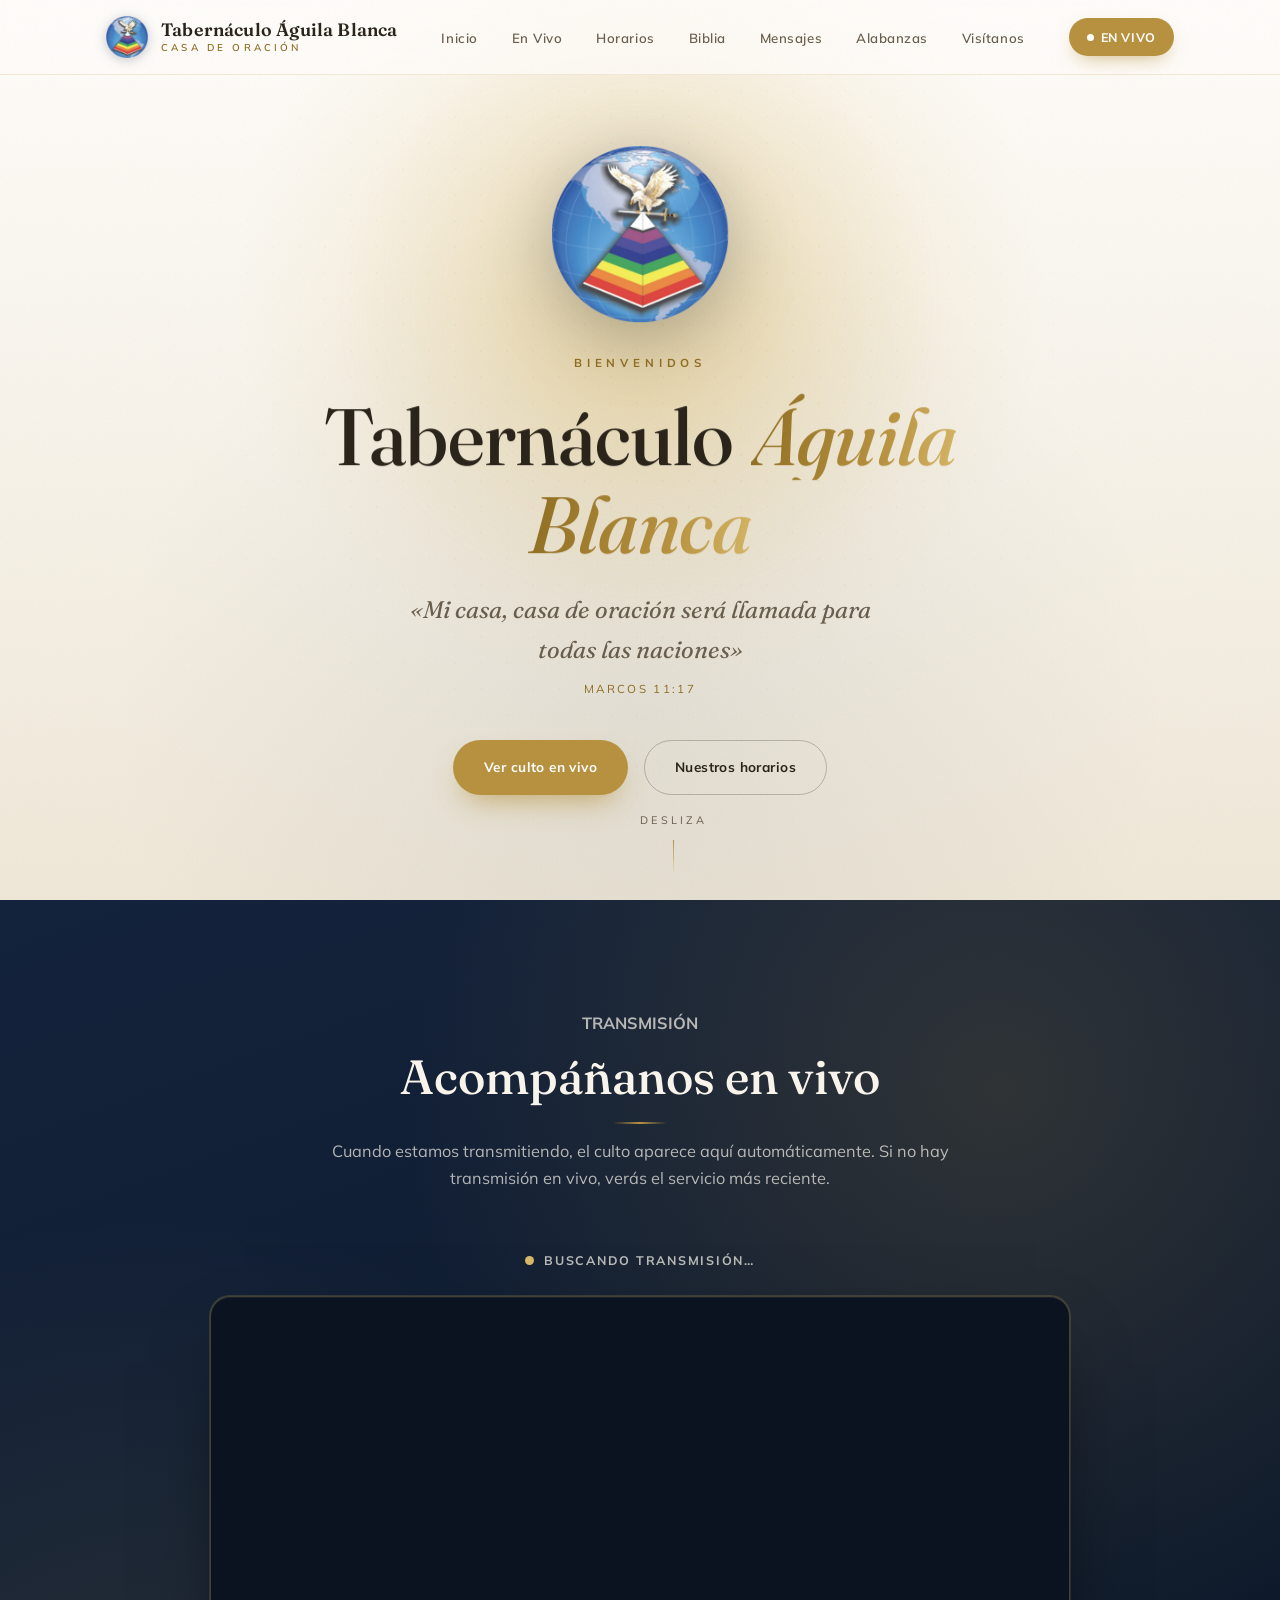
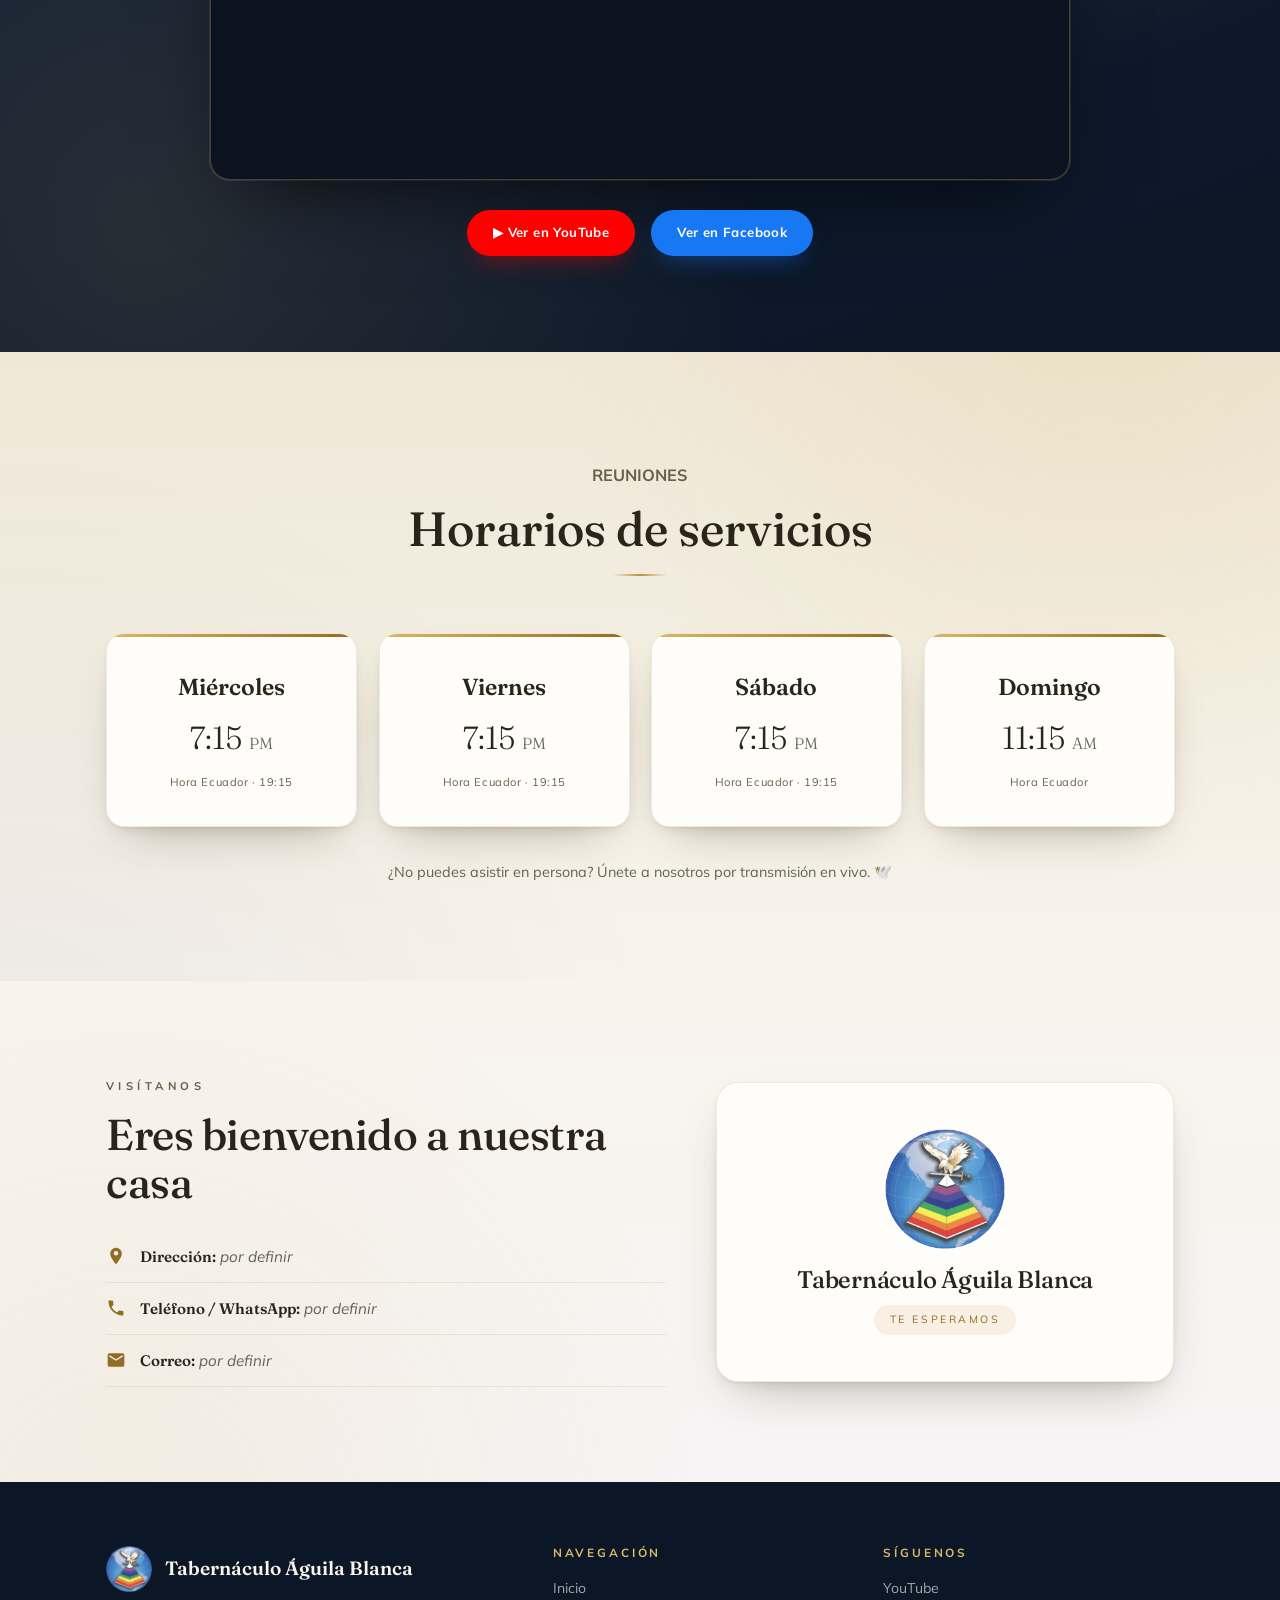
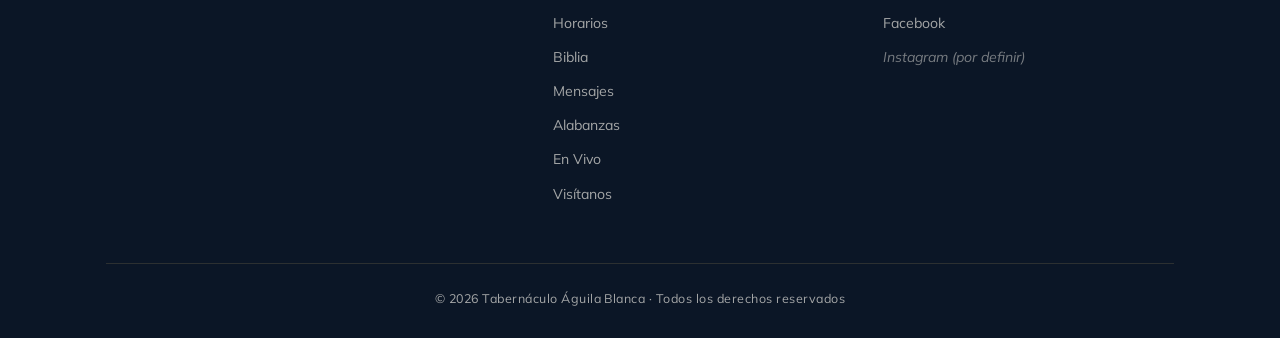
<file: index.html>
<!DOCTYPE html>
<html lang="es">
<head>
<meta charset="UTF-8">
<meta name="viewport" content="width=device-width, initial-scale=1.0">
<title>Tabernáculo Águila Blanca</title>
<link rel="preconnect" href="https://fonts.googleapis.com">
<link rel="preconnect" href="https://fonts.gstatic.com" crossorigin>
<link href="https://fonts.googleapis.com/css2?family=Fraunces:opsz,wght@9..144,300;9..144,400;9..144,500;9..144,600;9..144,700&family=Mulish:wght@300;400;500;600;700&display=swap" rel="stylesheet">
  <link rel="stylesheet" href="css/styles.css">
</head>
<body>

<header>
  <div class="wrap nav">
    <a href="#inicio" class="brand">
      <img src="assets/logo.png" alt="Logo Tabernáculo Águila Blanca">
      <span class="brand-name">Tabernáculo Águila Blanca<span>Casa de oración</span></span>
    </a>
    <nav>
      <ul>
        <li><a href="#inicio">Inicio</a></li>
        <li><a href="#envivo">En Vivo</a></li>
        <li><a href="#horarios">Horarios</a></li>
        <li><a href="biblia.html">Biblia</a></li>
        <li><a href="mensajes.html">Mensajes</a></li>
        <li><a href="alabanzas.html">Alabanzas</a></li>
        <li><a href="#visitanos">Visítanos</a></li>
      </ul>
    </nav>
    <a href="#envivo" class="nav-live"><span class="dot"></span> EN VIVO</a>
    <button class="menu-btn" aria-label="Menú">☰</button>
  </div>
</header>

<!-- HERO -->
<section class="hero" id="inicio">
  <div class="hero-inner">
    <img class="hero-logo" src="assets/logo.png" alt="Logo Tabernáculo Águila Blanca">
    <p class="eyebrow">Bienvenidos</p>
    <h1>Tabernáculo <em>Águila Blanca</em></h1>
    <p class="lema">«Mi casa, casa de oración será llamada para todas las naciones»
      <small>Marcos 11:17</small></p>
    <div class="hero-cta">
      <a href="#envivo" class="btn btn-primary">Ver culto en vivo</a>
      <a href="#horarios" class="btn btn-ghost">Nuestros horarios</a>
    </div>
  </div>
  <div class="scroll-hint">Desliza</div>
</section>

<!-- EN VIVO -->
<section class="section" id="envivo">
  <div class="wrap">
    <div class="sec-head reveal">
      <p class="sec-tag">Transmisión</p>
      <h2>Acompáñanos en vivo</h2>
      <div class="divider"></div>
      <p>Cuando estamos transmitiendo, el culto aparece aquí automáticamente. Si no hay transmisión en vivo, verás el servicio más reciente.</p>
    </div>

    <div class="live-status reveal" id="liveStatus">
      <span class="ls-dot"></span><span id="lsText">La transmisión aparecerá aquí</span>
    </div>

    <div class="player reveal">
      <div class="player-frame" id="playerFrame">
        <div class="player-ph" id="playerPh">
          <img src="assets/logo.png" alt="Tabernáculo Águila Blanca">
          <p>Aquí se mostrará el culto: en vivo cuando estemos transmitiendo, o la última prédica cuando el servicio haya terminado.</p>
        </div>
      </div>
    </div>

    <div class="live-actions reveal">
      <a href="#" class="live-btn yt" data-link="youtube">▶ Ver en YouTube</a>
      <a href="#" class="live-btn fb" data-link="facebook">Ver en Facebook</a>
    </div>
  </div>
</section>

<!-- HORARIOS -->
<section class="section" id="horarios">
  <div class="wrap">
    <div class="sec-head reveal">
      <p class="sec-tag">Reuniones</p>
      <h2>Horarios de servicios</h2>
      <div class="divider"></div>
    </div>
    <div class="sched">
      <div class="day reveal">
        <div class="dname">Miércoles</div>
        <div class="dtime">7:15 <span>PM</span></div>
        <div class="dzone">Hora Ecuador · 19:15</div>
      </div>
      <div class="day reveal">
        <div class="dname">Viernes</div>
        <div class="dtime">7:15 <span>PM</span></div>
        <div class="dzone">Hora Ecuador · 19:15</div>
      </div>
      <div class="day reveal">
        <div class="dname">Sábado</div>
        <div class="dtime">7:15 <span>PM</span></div>
        <div class="dzone">Hora Ecuador · 19:15</div>
      </div>
      <div class="day reveal">
        <div class="dname">Domingo</div>
        <div class="dtime">11:15 <span>AM</span></div>
        <div class="dzone">Hora Ecuador</div>
      </div>
    </div>
    <p class="sched-note reveal">¿No puedes asistir en persona? Únete a nosotros por transmisión en vivo. 🕊️</p>
  </div>
</section>

<!-- VISITANOS -->
<section class="section" id="visitanos">
  <div class="wrap">
    <div class="visit-grid">
      <div class="reveal">
        <p class="sec-tag">Visítanos</p>
        <h2>Eres bienvenido a nuestra casa</h2>
        <ul class="visit-list">
          <li><svg viewBox="0 0 24 24"><path d="M12 2a7 7 0 0 0-7 7c0 5 7 13 7 13s7-8 7-13a7 7 0 0 0-7-7zm0 9.5A2.5 2.5 0 1 1 12 6a2.5 2.5 0 0 1 0 5.5z"/></svg> <span><b>Dirección:</b> <span class="placeholder">por definir</span></span></li>
          <li><svg viewBox="0 0 24 24"><path d="M6.6 10.8a15 15 0 0 0 6.6 6.6l2.2-2.2a1 1 0 0 1 1-.24 11 11 0 0 0 3.5.56 1 1 0 0 1 1 1V20a1 1 0 0 1-1 1A17 17 0 0 1 3 4a1 1 0 0 1 1-1h3.5a1 1 0 0 1 1 1 11 11 0 0 0 .56 3.5 1 1 0 0 1-.25 1z"/></svg> <span><b>Teléfono / WhatsApp:</b> <span class="placeholder">por definir</span></span></li>
          <li><svg viewBox="0 0 24 24"><path d="M20 4H4a2 2 0 0 0-2 2v12a2 2 0 0 0 2 2h16a2 2 0 0 0 2-2V6a2 2 0 0 0-2-2zm0 4-8 5-8-5V6l8 5 8-5z"/></svg> <span><b>Correo:</b> <span class="placeholder">por definir</span></span></li>
        </ul>
      </div>
      <div class="visit-card reveal">
        <img src="assets/logo.png" alt="Logo Tabernáculo Águila Blanca">
        <h3>Tabernáculo Águila Blanca</h3>
        <span class="pill">Te esperamos</span>
      </div>
    </div>
  </div>
</section>

<!-- FOOTER -->
<footer>
  <div class="wrap">
    <div class="foot-grid">
      <div>
        <div class="foot-brand">
          <img src="assets/logo.png" alt="Logo">
          <span class="fn">Tabernáculo Águila Blanca</span>
        </div>
      </div>
      <div class="foot-col">
        <h4>Navegación</h4>
        <a href="#inicio">Inicio</a>
        <a href="#horarios">Horarios</a>
        <a href="biblia.html">Biblia</a>
        <a href="mensajes.html">Mensajes</a>
        <a href="alabanzas.html">Alabanzas</a>
        <a href="#envivo">En Vivo</a>
        <a href="#visitanos">Visítanos</a>
      </div>
      <div class="foot-col">
        <h4>Síguenos</h4>
        <a href="#" data-link="youtube">YouTube</a>
        <a href="#" data-link="facebook">Facebook</a>
        <a href="#" class="placeholder">Instagram (por definir)</a>
      </div>
    </div>
    <div class="foot-bottom">
      © <span id="year"></span> Tabernáculo Águila Blanca · Todos los derechos reservados
    </div>
  </div>
</footer>

<!-- MENÚ MÓVIL -->
<div class="mobile-nav" id="mobileNav" aria-hidden="true">
  <a href="#inicio"    class="mob-link">Inicio</a>
  <a href="#envivo"    class="mob-link">En Vivo</a>
  <a href="#horarios"  class="mob-link">Horarios</a>
  <a href="biblia.html"     class="mob-link">Biblia</a>
  <a href="mensajes.html"  class="mob-link">Mensajes</a>
  <a href="alabanzas.html" class="mob-link">Alabanzas</a>
  <a href="#visitanos"     class="mob-link">Visítanos</a>
  <a href="#envivo"    class="mob-live"><span class="dot"></span> Ver en vivo</a>
</div>

<script src="js/main.js"></script>
</body>
</html>
</file>
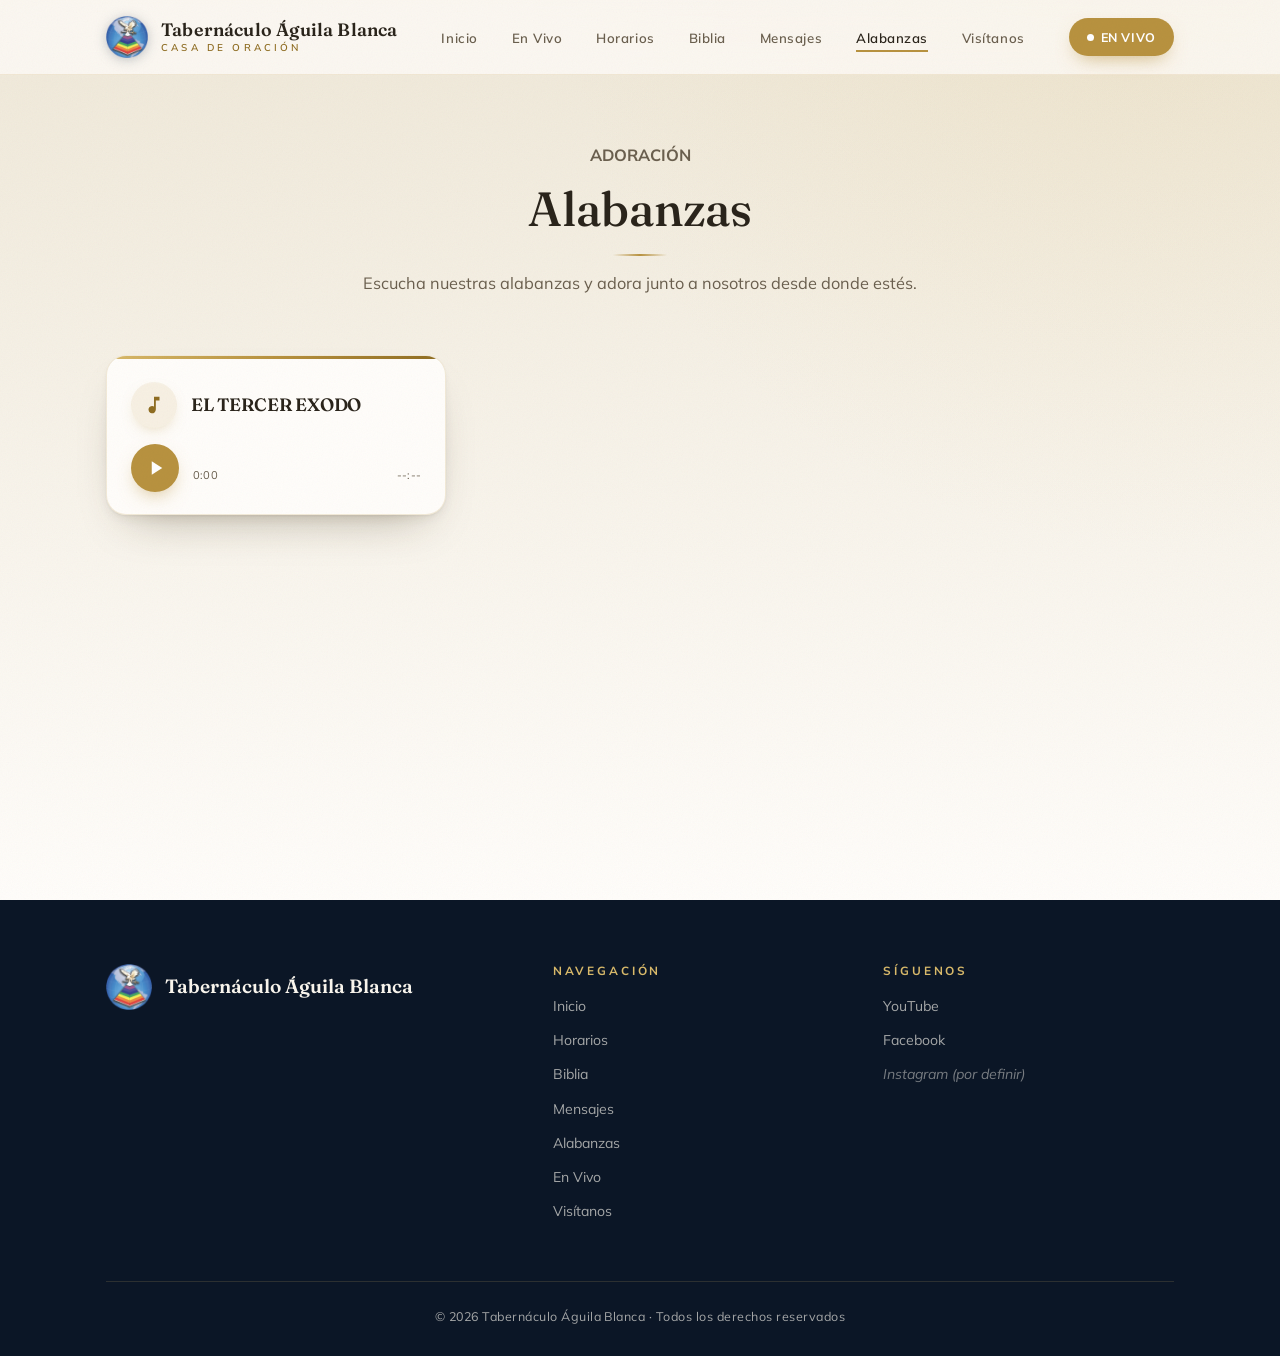
<file: alabanzas.html>
<!DOCTYPE html>
<html lang="es">
<head>
<meta charset="UTF-8">
<meta name="viewport" content="width=device-width, initial-scale=1.0">
<title>Alabanzas — Tabernáculo Águila Blanca</title>
<link rel="preconnect" href="https://fonts.googleapis.com">
<link rel="preconnect" href="https://fonts.gstatic.com" crossorigin>
<link href="https://fonts.googleapis.com/css2?family=Fraunces:opsz,wght@9..144,300;9..144,400;9..144,500;9..144,600;9..144,700&family=Mulish:wght@300;400;500;600;700&display=swap" rel="stylesheet">
<link rel="stylesheet" href="css/styles.css">
</head>
<body>

<header>
  <div class="wrap nav">
    <a href="index.html" class="brand">
      <img src="assets/logo.png" alt="Logo Tabernáculo Águila Blanca">
      <span class="brand-name">Tabernáculo Águila Blanca<span>Casa de oración</span></span>
    </a>
    <nav>
      <ul>
        <li><a href="index.html#inicio">Inicio</a></li>
        <li><a href="index.html#envivo">En Vivo</a></li>
        <li><a href="index.html#horarios">Horarios</a></li>
        <li><a href="biblia.html">Biblia</a></li>
        <li><a href="mensajes.html">Mensajes</a></li>
        <li><a href="alabanzas.html" class="active">Alabanzas</a></li>
        <li><a href="index.html#visitanos">Visítanos</a></li>
      </ul>
    </nav>
    <a href="index.html#envivo" class="nav-live"><span class="dot"></span> EN VIVO</a>
    <button class="menu-btn" aria-label="Menú">☰</button>
  </div>
</header>

<!-- ALABANZAS -->
<section class="section bible-page" id="alabanzas">
  <div class="wrap">
    <div class="sec-head reveal">
      <p class="sec-tag">Adoración</p>
      <h2>Alabanzas</h2>
      <div class="divider"></div>
      <p>Escucha nuestras alabanzas y adora junto a nosotros desde donde estés.</p>
    </div>

    <div class="alabanzas-grid" id="alabanzasGrid"></div>

    <p class="alb-empty" id="albEmpty" style="display:none">
      Pronto habrá alabanzas disponibles. ¡Vuelve pronto!
    </p>
  </div>
</section>

<!-- FOOTER -->
<footer>
  <div class="wrap">
    <div class="foot-grid">
      <div>
        <div class="foot-brand">
          <img src="assets/logo.png" alt="Logo">
          <span class="fn">Tabernáculo Águila Blanca</span>
        </div>
      </div>
      <div class="foot-col">
        <h4>Navegación</h4>
        <a href="index.html#inicio">Inicio</a>
        <a href="index.html#horarios">Horarios</a>
        <a href="biblia.html">Biblia</a>
        <a href="mensajes.html">Mensajes</a>
        <a href="alabanzas.html">Alabanzas</a>
        <a href="index.html#envivo">En Vivo</a>
        <a href="index.html#visitanos">Visítanos</a>
      </div>
      <div class="foot-col">
        <h4>Síguenos</h4>
        <a href="#" data-link="youtube">YouTube</a>
        <a href="#" data-link="facebook">Facebook</a>
        <a href="#" class="placeholder">Instagram (por definir)</a>
      </div>
    </div>
    <div class="foot-bottom">
      © <span id="year"></span> Tabernáculo Águila Blanca · Todos los derechos reservados
    </div>
  </div>
</footer>

<!-- MENÚ MÓVIL -->
<div class="mobile-nav" id="mobileNav" aria-hidden="true">
  <a href="index.html#inicio"    class="mob-link">Inicio</a>
  <a href="index.html#envivo"    class="mob-link">En Vivo</a>
  <a href="index.html#horarios"  class="mob-link">Horarios</a>
  <a href="biblia.html"          class="mob-link">Biblia</a>
  <a href="mensajes.html"        class="mob-link">Mensajes</a>
  <a href="alabanzas.html"       class="mob-link">Alabanzas</a>
  <a href="index.html#visitanos" class="mob-link">Visítanos</a>
  <a href="index.html#envivo"    class="mob-live"><span class="dot"></span> Ver en vivo</a>
</div>

<script src="js/main.js"></script>
<script src="js/alabanzas.js"></script>
</body>
</html>
</file>
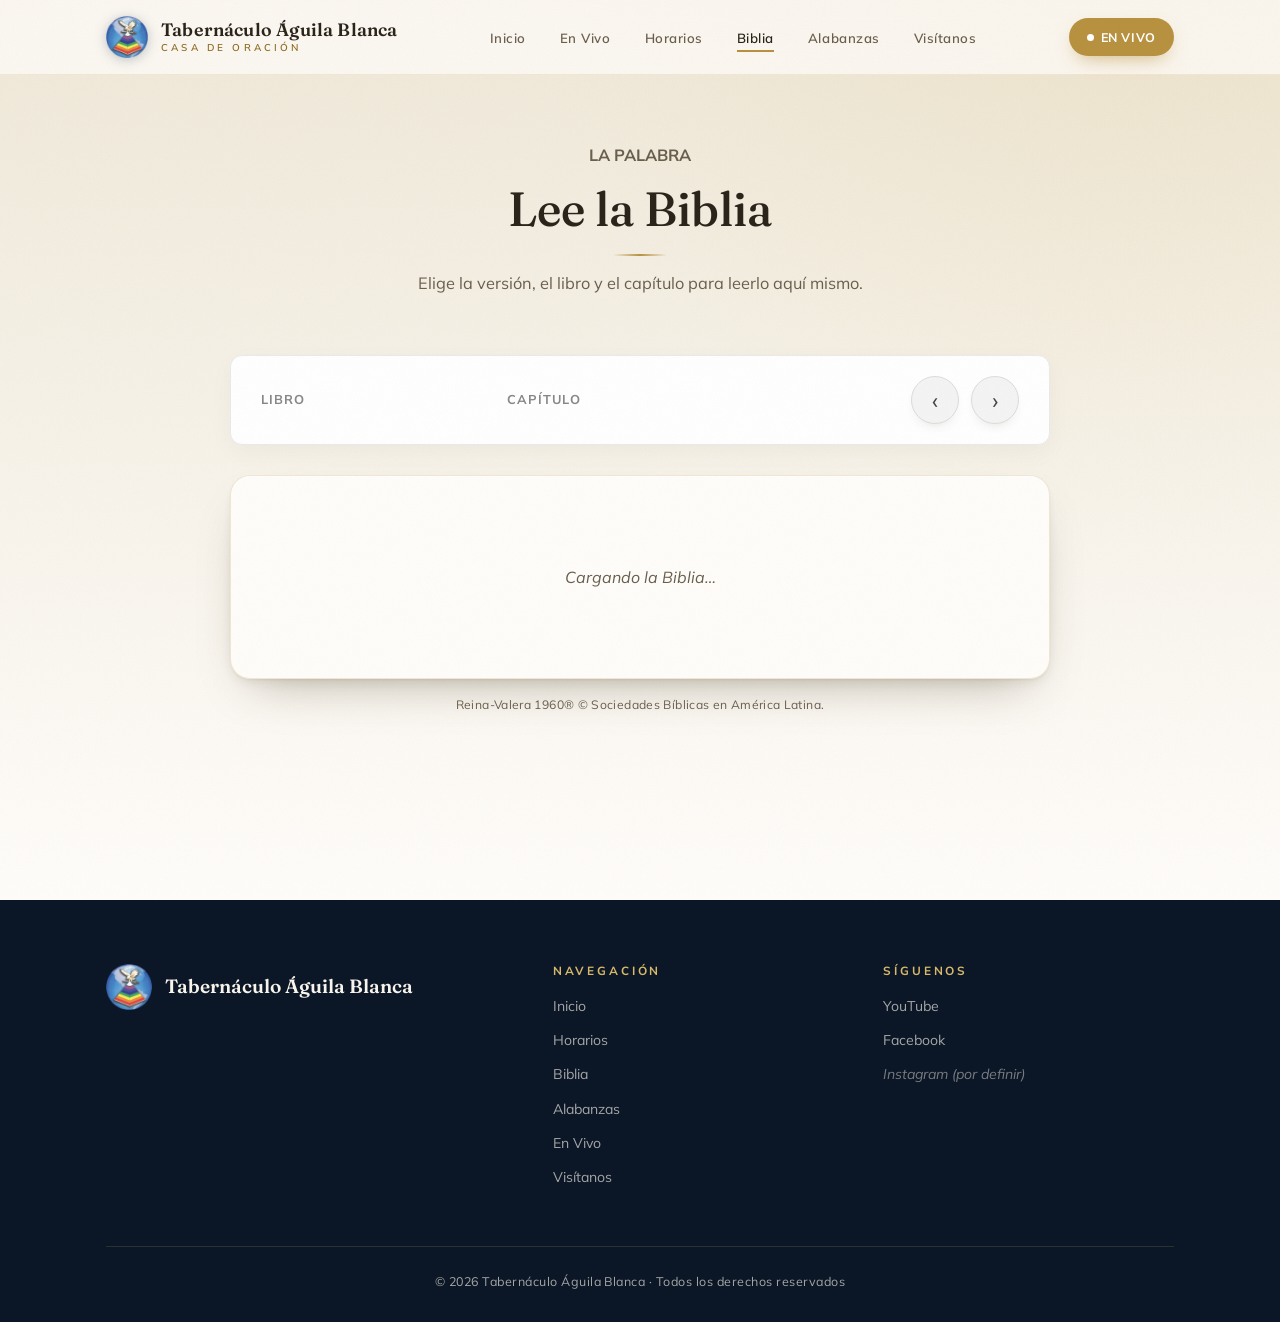
<file: biblia.html>
<!DOCTYPE html>
<html lang="es">
<head>
<meta charset="UTF-8">
<meta name="viewport" content="width=device-width, initial-scale=1.0">
<title>Biblia — Tabernáculo Águila Blanca</title>
<link rel="preconnect" href="https://fonts.googleapis.com">
<link rel="preconnect" href="https://fonts.gstatic.com" crossorigin>
<link href="https://fonts.googleapis.com/css2?family=Fraunces:opsz,wght@9..144,300;9..144,400;9..144,500;9..144,600;9..144,700&family=Mulish:wght@300;400;500;600;700&display=swap" rel="stylesheet">
  <link rel="stylesheet" href="css/styles.css">
</head>
<body>

<header>
  <div class="wrap nav">
    <a href="index.html" class="brand">
      <img src="assets/logo.png" alt="Logo Tabernáculo Águila Blanca">
      <span class="brand-name">Tabernáculo Águila Blanca<span>Casa de oración</span></span>
    </a>
    <nav>
      <ul>
        <li><a href="index.html#inicio">Inicio</a></li>
        <li><a href="index.html#envivo">En Vivo</a></li>
        <li><a href="index.html#horarios">Horarios</a></li>
        <li><a href="biblia.html" class="active">Biblia</a></li>
        <li><a href="alabanzas.html">Alabanzas</a></li>
        <li><a href="index.html#visitanos">Visítanos</a></li>
      </ul>
    </nav>
    <a href="index.html#envivo" class="nav-live"><span class="dot"></span> EN VIVO</a>
    <button class="menu-btn" aria-label="Menú">☰</button>
  </div>
</header>

<!-- BIBLIA -->
<section class="section bible-page" id="biblia">
  <div class="wrap">
    <div class="sec-head reveal">
      <p class="sec-tag">La Palabra</p>
      <h2>Lee la Biblia</h2>
      <div class="divider"></div>
      <p>Elige la versión, el libro y el capítulo para leerlo aquí mismo.</p>
    </div>

    <div class="bible reveal">
      <div class="bible-bar">
        <div class="bible-selects">
          <label class="bsel">Libro
            <select id="bibBook"></select>
          </label>
          <label class="bsel bsel-chap">Capítulo
            <select id="bibChap"></select>
          </label>
        </div>
        <div class="bible-nav">
          <button id="bibPrev" class="bnav" aria-label="Capítulo anterior">&lsaquo;</button>
          <button id="bibNext" class="bnav" aria-label="Capítulo siguiente">&rsaquo;</button>
        </div>
      </div>
      <div class="bible-reader" id="bibReader">
        <div class="bible-loading">Cargando la Biblia…</div>
      </div>
      <p class="bible-foot">Reina-Valera 1960® © Sociedades Bíblicas en América Latina.</p>
    </div>
  </div>
</section>

<!-- FOOTER -->
<footer>
  <div class="wrap">
    <div class="foot-grid">
      <div>
        <div class="foot-brand">
          <img src="assets/logo.png" alt="Logo">
          <span class="fn">Tabernáculo Águila Blanca</span>
        </div>
      </div>
      <div class="foot-col">
        <h4>Navegación</h4>
        <a href="index.html#inicio">Inicio</a>
        <a href="index.html#horarios">Horarios</a>
        <a href="biblia.html">Biblia</a>
        <a href="alabanzas.html">Alabanzas</a>
        <a href="index.html#envivo">En Vivo</a>
        <a href="index.html#visitanos">Visítanos</a>
      </div>
      <div class="foot-col">
        <h4>Síguenos</h4>
        <a href="#" data-link="youtube">YouTube</a>
        <a href="#" data-link="facebook">Facebook</a>
        <a href="#" class="placeholder">Instagram (por definir)</a>
      </div>
    </div>
    <div class="foot-bottom">
      © <span id="year"></span> Tabernáculo Águila Blanca · Todos los derechos reservados
    </div>
  </div>
</footer>

<!-- MENÚ MÓVIL -->
<div class="mobile-nav" id="mobileNav" aria-hidden="true">
  <a href="index.html#inicio"    class="mob-link">Inicio</a>
  <a href="index.html#envivo"    class="mob-link">En Vivo</a>
  <a href="index.html#horarios"  class="mob-link">Horarios</a>
  <a href="biblia.html"          class="mob-link">Biblia</a>
  <a href="alabanzas.html"       class="mob-link">Alabanzas</a>
  <a href="index.html#visitanos" class="mob-link">Visítanos</a>
  <a href="index.html#envivo"    class="mob-live"><span class="dot"></span> Ver en vivo</a>
</div>

<!-- LECTOR INMERSIVO PANTALLA COMPLETA -->
<div class="reader-fullscreen" id="readerFS" role="dialog" aria-modal="true">
  <button class="rfs-close" id="rfsClose" aria-label="Cerrar">✕</button>
  <div class="rfs-body">
    <div class="rfs-inner" id="rfsInner"></div>
  </div>
  <div class="rfs-footer">
    <span class="rfs-footer-ref" id="rfsRef"></span>
  </div>
</div>

<script src="js/main.js"></script>
</body>
</html>
</file>
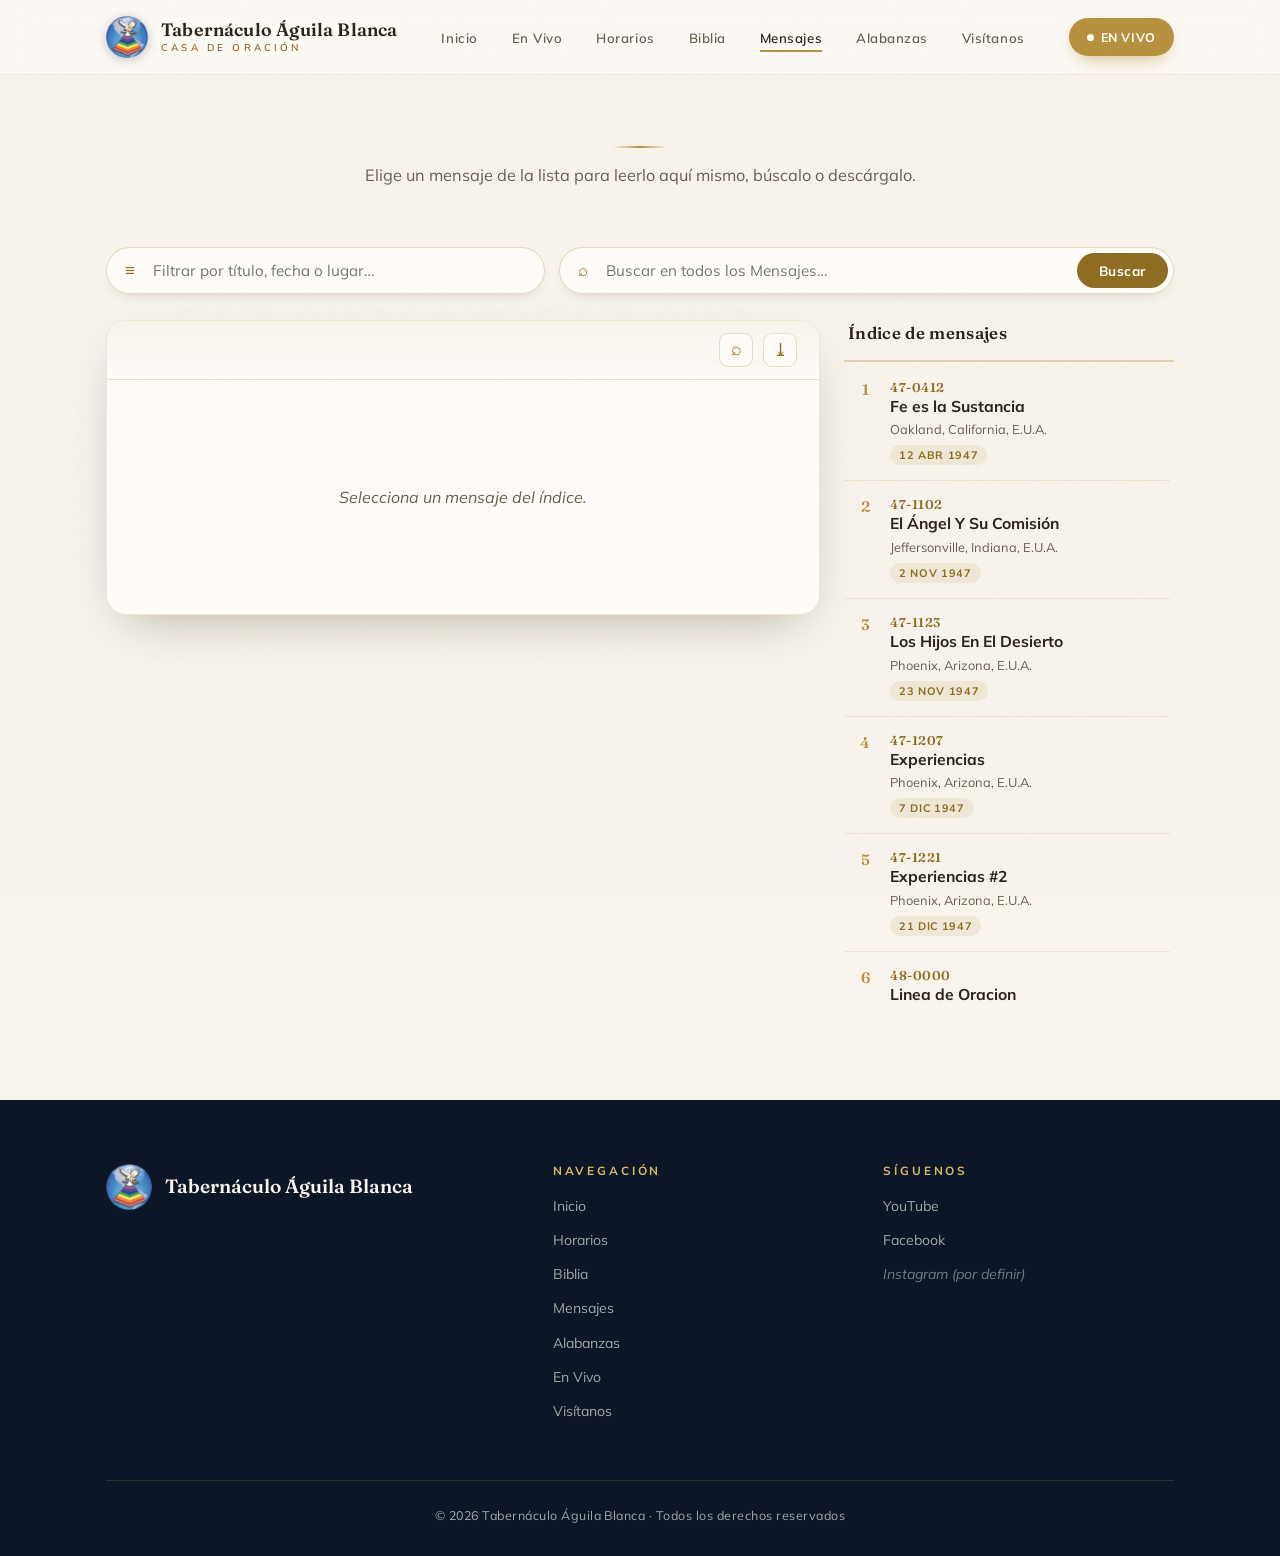
<file: mensajes.html>
<!DOCTYPE html>
<html lang="es">
<head>
<meta charset="UTF-8">
<meta name="viewport" content="width=device-width, initial-scale=1.0">
<title>Mensajes — Tabernáculo Águila Blanca</title>
<link rel="preconnect" href="https://fonts.googleapis.com">
<link rel="preconnect" href="https://fonts.gstatic.com" crossorigin>
<link href="https://fonts.googleapis.com/css2?family=Fraunces:opsz,wght@9..144,300;9..144,400;9..144,500;9..144,600;9..144,700&family=Mulish:wght@300;400;500;600;700&display=swap" rel="stylesheet">
  <link rel="stylesheet" href="css/styles.css">
</head>
<body>

<header>
  <div class="wrap nav">
    <a href="index.html" class="brand">
      <img src="assets/logo.png" alt="Logo Tabernáculo Águila Blanca">
      <span class="brand-name">Tabernáculo Águila Blanca<span>Casa de oración</span></span>
    </a>
    <nav>
      <ul>
        <li><a href="index.html#inicio">Inicio</a></li>
        <li><a href="index.html#envivo">En Vivo</a></li>
        <li><a href="index.html#horarios">Horarios</a></li>
        <li><a href="biblia.html">Biblia</a></li>
        <li><a href="mensajes.html" class="active">Mensajes</a></li>
        <li><a href="alabanzas.html">Alabanzas</a></li>
        <li><a href="index.html#visitanos">Visítanos</a></li>
      </ul>
    </nav>
    <a href="index.html#envivo" class="nav-live"><span class="dot"></span> EN VIVO</a>
    <button class="menu-btn" aria-label="Menú">☰</button>
  </div>
</header>

<!-- MENSAJES -->
<section class="section msg-page" id="mensajes">
  <div class="wrap">
    <div class="sec-head reveal">
      <div class="divider"></div>
      <p>Elige un mensaje de la lista para leerlo aquí mismo, búscalo o descárgalo.</p>
    </div>

    <div class="msg reveal">
      <!-- BARRA DE BÚSQUEDA SUPERIOR -->
      <div class="msg-searchbar">
        <div class="msg-filter">
          <span class="msg-field-ico">≡</span>
          <input id="msgFilter" type="text" placeholder="Filtrar por título, fecha o lugar…" autocomplete="off">
        </div>
        <div class="msg-search">
          <span class="msg-field-ico">⌕</span>
          <input id="msgSearch" type="text" placeholder="Buscar en todos los Mensajes…" autocomplete="off">
          <button id="msgSearchBtn" class="msg-search-btn">Buscar</button>
        </div>
      </div>

      <div class="msg-grid">
        <!-- PANEL PRINCIPAL: lector (a la izquierda, protagonista) -->
        <div class="msg-reader-pane">
          <div class="msg-toolbar" id="msgToolbar">
            <span class="msg-tool-code" id="msgToolCode"></span>
            <span class="msg-tool-title" id="msgToolTitle"></span>
            <span class="msg-tool-spacer"></span>
            <button class="msg-tool" id="msgToolSearch" aria-label="Buscar en este mensaje" title="Buscar en este mensaje">⌕</button>
            <a class="msg-tool" id="msgToolDownload" aria-label="Descargar PDF" title="Descargar PDF" download>⤓</a>
          </div>
          <div class="msg-reader" id="msgReader">
            <div class="msg-loading">Selecciona un mensaje del índice.</div>
          </div>
        </div>

        <!-- ÍNDICE: lista (a la derecha) -->
        <aside class="msg-list-pane">
          <div class="msg-list-title">Índice de mensajes</div>
          <div class="msg-list" id="msgList">
            <div class="msg-loading">Cargando los mensajes…</div>
          </div>
        </aside>
      </div>
    </div>
  </div>
</section>

<!-- FOOTER -->
<footer>
  <div class="wrap">
    <div class="foot-grid">
      <div>
        <div class="foot-brand">
          <img src="assets/logo.png" alt="Logo">
          <span class="fn">Tabernáculo Águila Blanca</span>
        </div>
      </div>
      <div class="foot-col">
        <h4>Navegación</h4>
        <a href="index.html#inicio">Inicio</a>
        <a href="index.html#horarios">Horarios</a>
        <a href="biblia.html">Biblia</a>
        <a href="mensajes.html">Mensajes</a>
        <a href="alabanzas.html">Alabanzas</a>
        <a href="index.html#envivo">En Vivo</a>
        <a href="index.html#visitanos">Visítanos</a>
      </div>
      <div class="foot-col">
        <h4>Síguenos</h4>
        <a href="#" data-link="youtube">YouTube</a>
        <a href="#" data-link="facebook">Facebook</a>
        <a href="#" class="placeholder">Instagram (por definir)</a>
      </div>
    </div>
    <div class="foot-bottom">
      © <span id="year"></span> Tabernáculo Águila Blanca · Todos los derechos reservados
    </div>
  </div>
</footer>

<!-- MENÚ MÓVIL -->
<div class="mobile-nav" id="mobileNav" aria-hidden="true">
  <a href="index.html#inicio"    class="mob-link">Inicio</a>
  <a href="index.html#envivo"    class="mob-link">En Vivo</a>
  <a href="index.html#horarios"  class="mob-link">Horarios</a>
  <a href="biblia.html"          class="mob-link">Biblia</a>
  <a href="mensajes.html"        class="mob-link">Mensajes</a>
  <a href="alabanzas.html"       class="mob-link">Alabanzas</a>
  <a href="index.html#visitanos" class="mob-link">Visítanos</a>
  <a href="index.html#envivo"    class="mob-live"><span class="dot"></span> Ver en vivo</a>
</div>

<!-- LECTOR INMERSIVO PANTALLA COMPLETA -->
<div class="reader-fullscreen" id="readerFS" role="dialog" aria-modal="true">
  <div class="rfs-window">
    <button class="rfs-close" id="rfsClose" aria-label="Cerrar">✕</button>
    <button class="rfs-expand" id="rfsExpand" aria-label="Pantalla completa" title="Pantalla completa">⤢</button>
    <div class="rfs-body">
      <div class="rfs-inner" id="rfsInner"></div>
    </div>
    <div class="rfs-footer">
      <span class="rfs-footer-ref" id="rfsRef"></span>
    </div>
  </div>
</div>

<script src="js/main.js"></script>
</body>
</html>
</file>
<file: css/styles.css>
:root{
  --pearl-1:#EBE0C6;
  --pearl-2:#EFE8D8;
  --pearl-3:#F8F4EC;
  --pearl-4:#FFFDFA;
  --pearl-5:#F6F4F5;
  --ink:#2a241b;
  --ink-soft:#6a5f4e;
  --gold:#b8923f;
  --gold-deep:#8f6d22;
  --gold-light:#d8b96a;
  --navy:#14233c;
  --navy-2:#0b1626;
  --shadow:0 18px 50px -22px rgba(60,48,20,.4);
}
*{margin:0;padding:0;box-sizing:border-box}
html{scroll-behavior:smooth}
body{
  font-family:'Mulish',sans-serif;
  color:var(--ink);
  background:var(--pearl-3);
  line-height:1.65;
  overflow-x:hidden;
}
h1,h2,h3,h4{font-family:'Fraunces',serif;font-weight:500;line-height:1.1;letter-spacing:-.01em}
img{max-width:100%;display:block}
a{color:inherit;text-decoration:none}
.wrap{max-width:1120px;margin:0 auto;padding:0 26px}

/* ---------- HEADER ---------- */
header{
  position:fixed;top:0;left:0;right:0;z-index:50;
  background:rgba(255,253,250,.72);
  backdrop-filter:blur(14px);
  border-bottom:1px solid rgba(184,146,63,.16);
  transition:padding .3s ease;
}
.nav{display:flex;align-items:center;justify-content:space-between;height:74px}
.brand{display:flex;align-items:center;gap:13px}
.brand img{width:42px;height:42px;filter:drop-shadow(0 2px 6px rgba(20,35,60,.25))}
.brand-name{font-family:'Fraunces',serif;font-size:1.12rem;font-weight:600;letter-spacing:.01em;line-height:1.05}
.brand-name span{display:block;font-family:'Mulish',sans-serif;font-size:.62rem;font-weight:600;letter-spacing:.32em;text-transform:uppercase;color:var(--gold-deep);margin-top:2px}
nav ul{display:flex;gap:34px;list-style:none}
nav a{font-size:.83rem;font-weight:600;letter-spacing:.04em;color:var(--ink-soft);position:relative;padding:4px 0;transition:color .25s}
nav a::after{content:"";position:absolute;left:0;bottom:-2px;width:0;height:1.5px;background:var(--gold);transition:width .3s}
nav a:hover{color:var(--ink)}
nav a:hover::after{width:100%}
.nav-live{display:inline-flex;align-items:center;gap:7px;background:var(--gold);color:#fff;padding:9px 18px;border-radius:50px;font-size:.78rem;font-weight:700;letter-spacing:.05em;box-shadow:0 8px 20px -8px rgba(184,146,63,.7);transition:transform .25s,box-shadow .25s}
.nav-live:hover{transform:translateY(-2px);box-shadow:0 12px 26px -8px rgba(184,146,63,.8);color:#fff}
.nav-live .dot{width:7px;height:7px;border-radius:50%;background:#fff;animation:pulse 1.6s infinite}
@keyframes pulse{0%,100%{opacity:1}50%{opacity:.3}}
.menu-btn{display:none;background:none;border:none;cursor:pointer;font-size:1.5rem;color:var(--ink)}

/* ---------- HERO ---------- */
.hero{
  position:relative;
  min-height:100vh;
  display:flex;align-items:center;justify-content:center;text-align:center;
  padding:130px 26px 90px;
  background:
    radial-gradient(circle at 50% 32%, rgba(216,185,106,.30), transparent 46%),
    radial-gradient(circle at 50% 80%, rgba(20,35,60,.07), transparent 55%),
    linear-gradient(180deg,var(--pearl-4),var(--pearl-2));
  overflow:hidden;
}
.hero::before{
  content:"";position:absolute;inset:0;
  background-image:radial-gradient(rgba(184,146,63,.08) 1px,transparent 1px);
  background-size:26px 26px;
  -webkit-mask-image:radial-gradient(circle at 50% 40%,#000,transparent 70%);
  mask-image:radial-gradient(circle at 50% 40%,#000,transparent 70%);
}
.hero-inner{position:relative;z-index:2;max-width:760px}
.hero-logo{
  width:178px;height:178px;margin:0 auto 30px;
  filter:drop-shadow(0 14px 34px rgba(20,35,60,.28));
  animation:floaty 6s ease-in-out infinite,fadeUp 1s ease both;
}
@keyframes floaty{0%,100%{transform:translateY(0)}50%{transform:translateY(-12px)}}
.eyebrow{font-size:.72rem;font-weight:700;letter-spacing:.42em;text-transform:uppercase;color:var(--gold-deep);margin-bottom:20px;animation:fadeUp 1s .15s ease both}
.hero h1{font-size:clamp(2.6rem,7vw,5rem);font-weight:500;animation:fadeUp 1s .3s ease both}
.hero h1 em{font-style:italic;color:var(--gold-deep)}
.lema{font-family:'Fraunces',serif;font-style:italic;font-size:clamp(1.05rem,2.4vw,1.5rem);color:var(--ink-soft);margin:22px auto 0;max-width:520px;animation:fadeUp 1s .45s ease both}
.lema small{display:block;font-style:normal;font-family:'Mulish',sans-serif;font-size:.72rem;letter-spacing:.2em;text-transform:uppercase;color:var(--gold-deep);margin-top:10px}
.hero-cta{display:flex;gap:16px;justify-content:center;flex-wrap:wrap;margin-top:42px;animation:fadeUp 1s .6s ease both}
.btn{display:inline-flex;align-items:center;gap:9px;padding:15px 30px;border-radius:50px;font-weight:700;font-size:.85rem;letter-spacing:.03em;cursor:pointer;transition:transform .25s,box-shadow .25s,background .25s;border:1.5px solid transparent}
.btn-primary{background:var(--gold);color:#fff;box-shadow:0 14px 30px -12px rgba(184,146,63,.8)}
.btn-primary:hover{transform:translateY(-3px);box-shadow:0 18px 38px -12px rgba(184,146,63,.9);color:#fff}
.btn-ghost{background:transparent;border-color:rgba(42,36,27,.25);color:var(--ink)}
.btn-ghost:hover{transform:translateY(-3px);border-color:var(--gold);color:var(--gold-deep)}
@keyframes fadeUp{from{opacity:0;transform:translateY(26px)}to{opacity:1;transform:translateY(0)}}
.scroll-hint{position:absolute;bottom:26px;left:50%;transform:translateX(-50%);font-size:.68rem;letter-spacing:.3em;text-transform:uppercase;color:var(--ink-soft);z-index:2;animation:fadeUp 1s 1s ease both}
.scroll-hint::after{content:"";display:block;width:1px;height:34px;margin:10px auto 0;background:linear-gradient(var(--gold),transparent)}

/* ---------- SECTION SHELL ---------- */
section{position:relative}
.section{padding:96px 0}
.sec-head{text-align:center;max-width:620px;margin:0 auto 58px}
.sec-tag{font-size:.7rem;font-weight:700;letter-spacing:.4em;text-transform:uppercase;color:var(--gold-deep);margin-bottom:14px}
.sec-head h2{font-size:clamp(2rem,4.5vw,3rem)}
.sec-head p{color:var(--ink-soft);margin-top:14px;font-size:1.02rem}
.divider{width:54px;height:2px;background:linear-gradient(90deg,transparent,var(--gold),transparent);margin:18px auto 0}

/* ---------- HORARIOS ---------- */
#horarios{background:linear-gradient(180deg,var(--pearl-2),var(--pearl-3))}
.sched{display:grid;grid-template-columns:repeat(4,1fr);gap:22px}
.day{
  background:var(--pearl-4);
  border:1px solid rgba(184,146,63,.18);
  border-radius:18px;
  padding:34px 22px;
  text-align:center;
  position:relative;
  box-shadow:var(--shadow);
  transition:transform .35s,box-shadow .35s;
  overflow:hidden;
}
.day::before{content:"";position:absolute;top:0;left:0;right:0;height:3px;background:linear-gradient(90deg,var(--gold-light),var(--gold),var(--gold-deep))}
.day:hover{transform:translateY(-8px);box-shadow:0 28px 60px -24px rgba(60,48,20,.55)}
.day .dname{font-family:'Fraunces',serif;font-size:1.45rem;font-weight:600;margin-bottom:6px}
.day .dlabel{font-size:.66rem;letter-spacing:.24em;text-transform:uppercase;color:var(--gold-deep);margin-bottom:20px}
.day .dtime{font-family:'Fraunces',serif;font-size:2rem;font-weight:300;color:var(--ink)}
.day .dtime span{font-size:1rem;color:var(--ink-soft)}
.day .dzone{font-size:.7rem;color:var(--ink-soft);margin-top:8px;letter-spacing:.05em}
.sched-note{text-align:center;margin-top:34px;font-size:.9rem;color:var(--ink-soft)}

/* ---------- EN VIVO ---------- */
#envivo{
  background:linear-gradient(160deg,var(--navy),var(--navy-2));
  color:var(--pearl-3);
  overflow:hidden;
}
#envivo::before{
  content:"";position:absolute;inset:0;
  background:radial-gradient(circle at 78% 18%,rgba(184,146,63,.18),transparent 45%),
            radial-gradient(circle at 12% 88%,rgba(216,185,106,.12),transparent 42%);
}
#envivo .wrap{position:relative;z-index:2}
#envivo .sec-tag{color:var(--gold-light)}
#envivo .sec-head h2{color:var(--pearl-3)}
#envivo .sec-head p{color:rgba(248,244,236,.7)}
.live-grid{display:grid;grid-template-columns:1fr 1fr;gap:26px;max-width:760px;margin:0 auto}
.live-card{
  background:rgba(255,253,250,.05);
  border:1px solid rgba(216,185,106,.22);
  border-radius:20px;
  padding:40px 30px;
  text-align:center;
  transition:transform .35s,background .35s,border-color .35s;
}
.live-card:hover{transform:translateY(-6px);background:rgba(255,253,250,.09);border-color:var(--gold-light)}
.live-icon{width:58px;height:58px;margin:0 auto 20px;display:flex;align-items:center;justify-content:center;border-radius:50%;background:rgba(216,185,106,.14)}
.live-icon svg{width:30px;height:30px;fill:var(--gold-light)}
.live-card h3{font-size:1.4rem;color:var(--pearl-3);margin-bottom:8px}
.live-card p{font-size:.86rem;color:rgba(248,244,236,.6);margin-bottom:24px}
.live-btn{display:inline-flex;align-items:center;gap:8px;padding:12px 26px;border-radius:50px;font-weight:700;font-size:.82rem;letter-spacing:.03em;background:var(--gold);color:#fff;transition:transform .25s,box-shadow .25s}
.live-btn:hover{transform:translateY(-2px);box-shadow:0 12px 26px -10px rgba(216,185,106,.7);color:#fff}
.live-status{display:flex;align-items:center;justify-content:center;gap:10px;margin:0 auto 26px;font-size:.78rem;font-weight:700;letter-spacing:.14em;text-transform:uppercase;color:rgba(248,244,236,.72)}
.live-status .ls-dot{width:9px;height:9px;border-radius:50%;background:var(--gold-light)}
.live-status.is-live{color:#ff7a7a}
.live-status.is-live .ls-dot{background:#ff3b3b;animation:livePulse 1.4s infinite}
@keyframes livePulse{0%{box-shadow:0 0 0 0 rgba(255,59,59,.55)}70%{box-shadow:0 0 0 12px rgba(255,59,59,0)}100%{box-shadow:0 0 0 0 rgba(255,59,59,0)}}
.player{max-width:860px;margin:0 auto}
.player-frame{position:relative;width:100%;aspect-ratio:16/9;border-radius:20px;overflow:hidden;border:1px solid rgba(216,185,106,.28);box-shadow:0 30px 70px -30px rgba(0,0,0,.7);background:#0a131f}
.player-frame iframe{position:absolute;inset:0;width:100%;height:100%;border:0}
.player-ph{position:absolute;inset:0;display:flex;flex-direction:column;align-items:center;justify-content:center;text-align:center;padding:30px;gap:16px}
.player-ph img{width:84px;height:84px;opacity:.92;filter:drop-shadow(0 6px 16px rgba(0,0,0,.5))}
.player-ph p{font-size:.9rem;color:rgba(248,244,236,.6);max-width:380px;line-height:1.7}
.live-actions{display:flex;gap:16px;justify-content:center;flex-wrap:wrap;margin-top:30px}
.live-btn.yt{background:#ff0000;box-shadow:0 12px 26px -12px rgba(255,0,0,.55)}
.live-btn.yt:hover{box-shadow:0 16px 30px -12px rgba(255,0,0,.7)}
.live-btn.fb{background:#1877f2;box-shadow:0 12px 26px -12px rgba(24,119,242,.55)}
.live-btn.fb:hover{box-shadow:0 16px 30px -12px rgba(24,119,242,.7)}

/* ---------- VISITANOS ---------- */
#visitanos{background:linear-gradient(180deg,var(--pearl-3),var(--pearl-5))}
.visit-grid{display:grid;grid-template-columns:1.1fr .9fr;gap:50px;align-items:center}
.visit-grid h2{font-size:clamp(1.9rem,4vw,2.7rem);margin-bottom:18px}
.visit-grid p{color:var(--ink-soft);margin-bottom:16px}
.visit-list{list-style:none;margin-top:24px}
.visit-list li{display:flex;align-items:center;gap:14px;padding:13px 0;border-bottom:1px solid rgba(184,146,63,.16);font-size:.95rem}
.visit-list li b{font-family:'Fraunces',serif;font-weight:600}
.visit-list svg{width:20px;height:20px;fill:var(--gold-deep);flex-shrink:0}
.visit-card{
  background:var(--pearl-4);border:1px solid rgba(184,146,63,.2);
  border-radius:22px;padding:46px 36px;box-shadow:var(--shadow);text-align:center;
}
.visit-card img{width:120px;height:120px;margin:0 auto 18px}
.visit-card h3{font-size:1.5rem;margin-bottom:6px}
.visit-card .pill{display:inline-block;font-size:.66rem;letter-spacing:.24em;text-transform:uppercase;color:var(--gold-deep);background:rgba(184,146,63,.12);padding:6px 16px;border-radius:50px;margin-top:6px}

/* ---------- FOOTER ---------- */
footer{background:var(--navy-2);color:rgba(248,244,236,.65);padding:64px 0 30px}
.foot-grid{display:grid;grid-template-columns:1.4fr 1fr 1fr;gap:40px;margin-bottom:46px}
.foot-brand{display:flex;align-items:center;gap:13px;margin-bottom:18px}
.foot-brand img{width:46px;height:46px}
.foot-brand .fn{font-family:'Fraunces',serif;font-size:1.2rem;color:var(--pearl-3);font-weight:600}
footer p{font-size:.88rem;line-height:1.8}
.foot-col h4{color:var(--gold-light);font-family:'Mulish',sans-serif;font-size:.74rem;letter-spacing:.24em;text-transform:uppercase;margin-bottom:18px;font-weight:700}
.foot-col a{display:block;font-size:.88rem;margin-bottom:11px;color:rgba(248,244,236,.65);transition:color .25s}
.foot-col a:hover{color:var(--gold-light)}
.foot-bottom{border-top:1px solid rgba(216,185,106,.16);padding-top:24px;text-align:center;font-size:.78rem;letter-spacing:.04em}
.placeholder{opacity:.7;font-style:italic}

/* ─── PREMIUM REVEAL SYSTEM ─── */
.reveal {
  opacity: 0;
  transform: translateY(44px);
  transition:
    opacity 1.05s cubic-bezier(.16,1,.3,1),
    transform 1.15s cubic-bezier(.16,1,.3,1),
    filter 1s ease;
  will-change: opacity, transform;
}
.reveal.in { opacity: 1; transform: none !important; filter: none !important; }

/* Variantes */
.reveal.v-left  { transform: translateX(-64px); }
.reveal.v-right { transform: translateX(64px); }
.reveal.v-scale { transform: scale(0.88) translateY(16px); }
.reveal.v-blur  { filter: blur(12px); transform: translateY(22px); }
.reveal.v-fade  { transform: none; }

/* Hijos animados en stagger (dentro de sec-head) */
.ac {
  opacity: 0;
  transform: translateY(28px);
  transition:
    opacity .85s cubic-bezier(.16,1,.3,1),
    transform  .95s cubic-bezier(.16,1,.3,1),
    letter-spacing 1.2s cubic-bezier(.16,1,.3,1),
    filter .8s ease;
  will-change: opacity, transform;
}
.ac.in { opacity: 1; transform: none !important; filter: none !important; letter-spacing: inherit !important; }

/* sec-tag: letra comprimida al entrar */
.sec-tag.ac { letter-spacing: .7em; }

/* Divider: dibujado desde cero */
.divider {
  width: 0 !important;
  opacity: 0;
  transition: width 1.2s cubic-bezier(.16,1,.3,1) .15s, opacity .5s ease .15s;
}
.divider.in { width: 54px !important; opacity: 1; }

/* Hover 3-D suave en tarjetas de horario */
.day { transform-style: preserve-3d; transition: transform .5s cubic-bezier(.16,1,.3,1), box-shadow .5s ease; }
.day:hover { transform: translateY(-10px) rotateX(2deg); }

/* ═══════════════════════════════════════════════════════
   MENÚ MÓVIL
═══════════════════════════════════════════════════════ */
.mobile-nav {
  position: fixed;
  top: 74px; left: 0; right: 0;
  z-index: 48;
  background: rgba(255,253,250,.97);
  backdrop-filter: blur(20px);
  -webkit-backdrop-filter: blur(20px);
  border-bottom: 1px solid rgba(184,146,63,.15);
  padding: 0 26px;
  max-height: 0;
  overflow: hidden;
  transition: max-height .45s cubic-bezier(.16,1,.3,1);
  box-shadow: 0 18px 40px -10px rgba(60,48,20,.15);
}
.mobile-nav.open { max-height: 440px; }
.mob-link {
  display: block;
  padding: 15px 0;
  font-family: 'Fraunces', serif;
  font-size: 1.12rem;
  font-weight: 500;
  color: var(--ink);
  border-bottom: 1px solid rgba(184,146,63,.1);
  transition: color .2s, padding-left .25s;
}
.mob-link:hover { color: var(--gold-deep); padding-left: 8px; }
.mob-link:last-of-type { border-bottom: none; }
.mob-live {
  display: flex;
  align-items: center;
  justify-content: center;
  gap: 8px;
  margin: 18px 0 26px;
  padding: 14px;
  background: var(--gold);
  color: #fff;
  border-radius: 50px;
  font-size: .82rem;
  font-weight: 700;
  letter-spacing: .05em;
  box-shadow: 0 8px 20px -8px rgba(184,146,63,.7);
}

/* ═══════════════════════════════════════════════════════
   RESPONSIVE
═══════════════════════════════════════════════════════ */

/* Deshabilitar 3-D hover en táctil */
@media (hover: none) {
  .day:hover { transform: none; box-shadow: var(--shadow); }
  .live-card:hover { transform: none; }
  .btn-primary:hover, .btn-ghost:hover { transform: none; }
}

/* ── Tablet (≤ 900px) ── */
@media (max-width: 900px) {
  .section { padding: 80px 0; }
  .sched { grid-template-columns: repeat(2,1fr); gap: 18px; }
  .visit-grid { grid-template-columns: 1fr; gap: 36px; }
  .visit-card { max-width: 480px; margin: 0 auto; }
  .foot-grid { grid-template-columns: 1fr 1fr; }
}

/* ── Móvil grande (≤ 680px) ── */
@media (max-width: 680px) {
  /* Header */
  nav ul, .nav-live { display: none; }
  .menu-btn { display: flex; align-items: center; justify-content: center; }

  /* Hero */
  .hero { padding: 108px 22px 70px; }
  .hero-logo { width: 130px; height: 130px; margin-bottom: 22px; }
  .lema { font-size: 1.02rem; }
  .hero-cta { flex-direction: column; align-items: stretch; gap: 12px; padding: 0 20px; }
  .btn { justify-content: center; padding: 15px 22px; width: 100%; font-size: .9rem; }

  /* Secciones */
  .section { padding: 64px 0; }
  .sec-head { margin-bottom: 40px; }
  .sec-head h2 { font-size: clamp(1.75rem, 7vw, 2.2rem); }
  .sec-head p { font-size: .95rem; }

  /* Horarios */
  .sched { grid-template-columns: 1fr 1fr; gap: 13px; }
  .day { padding: 24px 16px; border-radius: 14px; }
  .day .dname { font-size: 1.15rem; }
  .day .dtime { font-size: 1.65rem; }

  /* En Vivo */
  .player-frame { border-radius: 14px; }
  .live-actions { flex-direction: column; align-items: stretch; gap: 10px; padding: 0 6px; }
  .live-btn { justify-content: center; }

  /* Visítanos */
  .visit-card { order: -1; padding: 34px 24px; }
  .visit-card img { width: 90px; height: 90px; }
  .visit-list li { font-size: .9rem; gap: 10px; }

  /* Footer */
  .foot-grid { grid-template-columns: 1fr; text-align: center; gap: 28px; }
  .foot-brand { justify-content: center; }
  footer { padding: 52px 0 24px; }

  /* Animaciones suavizadas en móvil */
  .reveal { transform: translateY(26px); }
  .reveal.v-left, .reveal.v-right { transform: translateY(26px); }
}

/* ── Móvil pequeño (≤ 480px) ── */
@media (max-width: 480px) {
  .wrap { padding: 0 18px; }
  .hero { padding: 96px 18px 60px; }
  .hero-logo { width: 108px; height: 108px; }
  .brand-name { font-size: 1rem; }
  .brand-name span { display: none; }

  /* Horarios: fila horizontal compacta */
  .sched { grid-template-columns: 1fr; gap: 10px; }
  .day {
    display: flex;
    flex-wrap: wrap;
    align-items: center;
    padding: 18px 20px;
    text-align: left;
    border-radius: 14px;
    gap: 2px 0;
  }
  .day .dname { flex: 1 0 60%; font-size: 1.05rem; margin-bottom: 0; }
  .day .dtime { flex: 0 0 auto; font-size: 1.55rem; font-weight: 400; text-align: right; }
  .day .dtime span { font-size: .85rem; }
  .day .dzone { flex: 1 0 100%; font-size: .64rem; }

  /* Secciones */
  .section { padding: 52px 0; }
  .sec-head { padding: 0 6px; margin-bottom: 32px; }

  /* En Vivo */
  .player { padding: 0 4px; }

  /* Footer */
  .foot-grid { gap: 22px; }
  .foot-col a { display: inline-block; margin: 0 5px 10px; }
  .foot-bottom { font-size: .72rem; }
}
/* ---------- BIBLIA ---------- */
#biblia{background:linear-gradient(180deg,var(--pearl-2),var(--pearl-4))}
.bible{max-width:820px;margin:0 auto}
.bible-bar{display:flex;justify-content:space-between;align-items:flex-end;gap:18px;flex-wrap:wrap;margin-bottom:22px}
.bible-selects{display:flex;gap:16px;flex-wrap:wrap}
.bsel{display:flex;flex-direction:column;gap:7px;font-size:.64rem;letter-spacing:.2em;text-transform:uppercase;color:var(--gold-deep);font-weight:700}
.bsel select{font-family:'Mulish',sans-serif;font-size:.98rem;letter-spacing:0;text-transform:none;color:var(--ink);background:var(--pearl-4);border:1px solid rgba(184,146,63,.32);border-radius:12px;padding:11px 16px;cursor:pointer;min-width:190px;font-weight:600;box-shadow:0 6px 16px -12px rgba(60,48,20,.45);transition:border-color .2s}
.bsel-chap select{min-width:90px}
.bsel select:focus{outline:none;border-color:var(--gold)}
.bible-nav{display:flex;gap:10px}
.bnav{width:46px;height:46px;border-radius:12px;border:1px solid rgba(184,146,63,.32);background:var(--pearl-4);color:var(--gold-deep);font-size:1.6rem;line-height:1;cursor:pointer;transition:.25s;box-shadow:0 6px 16px -12px rgba(60,48,20,.45)}
.bnav:hover{background:var(--gold);color:#fff;border-color:var(--gold);transform:translateY(-2px)}
.bnav:disabled{opacity:.35;cursor:default;transform:none;background:var(--pearl-4);color:var(--gold-deep)}
.bible-reader{background:var(--pearl-4);border:1px solid rgba(184,146,63,.2);border-radius:20px;padding:38px 42px;box-shadow:var(--shadow);max-height:620px;overflow-y:auto}
.bible-reader::-webkit-scrollbar{width:10px}
.bible-reader::-webkit-scrollbar-thumb{background:rgba(184,146,63,.4);border-radius:10px}
.bible-ref{font-family:'Fraunces',serif;font-size:1.7rem;font-weight:600;margin-bottom:24px;color:var(--ink);border-bottom:1px solid rgba(184,146,63,.2);padding-bottom:14px}
.verse{margin-bottom:13px;font-size:1.07rem;line-height:1.85;color:#3a3329}
.verse .vn{font-family:'Fraunces',serif;font-weight:600;color:var(--gold-deep);font-size:.72rem;vertical-align:super;margin-right:7px}
.bible-loading{text-align:center;color:var(--ink-soft);padding:50px 0;font-style:italic}
.bible-foot{text-align:center;font-size:.76rem;color:var(--ink-soft);margin-top:16px;letter-spacing:.03em}
@media(max-width:560px){
  .bible-bar{flex-direction:column;align-items:stretch}
  .bible-selects{flex-direction:column}
  .bsel select,.bsel-chap select{min-width:0;width:100%}
  .bible-nav{justify-content:center}
  .bible-reader{padding:28px 22px}
}

/* ---------- PÁGINA BIBLIA ---------- */
.bible-page{padding-top:128px;min-height:100vh}
nav a.active{color:var(--ink)}
nav a.active::after{width:100%}


/* =========================================
   BARRA DE NAVEGACIÓN DE LA BIBLIA
========================================= */

/* Contenedor principal: estilo de "panel de control" */
.bible-bar {
  display: flex;
  flex-wrap: wrap;
  justify-content: space-between;
  align-items: center;
  background-color: #ffffff;
  padding: 20px 30px;
  border-radius: 12px;
  box-shadow: 0 8px 24px rgba(0, 0, 0, 0.04);
  border: 1px solid #eaeaea;
  margin-bottom: 30px;
  gap: 20px;
}

/* Contenedor de los selectores (Libro y Capítulo) */
/* =========================================
   SELECTOR PERSONALIZADO (CUSTOM SELECT)
========================================= */

/* Ocultar el select original por completo */
.bsel select {
  display: none;
}

/* Contenedor del nuevo selector */
.custom-select-wrapper {
  position: relative;
  user-select: none;
  width: 100%;
  margin-top: 8px;
}

/* La "caja" que el usuario ve y hace clic */
.custom-select {
  background-color: #fbfbfb;
  border: 1px solid #ddd;
  border-radius: 8px;
  padding: 12px 45px 12px 16px;
  font-family: 'Fraunces', serif;
  font-size: 1.15rem;
  font-weight: 500;
  color: #222;
  cursor: pointer;
  transition: all 0.3s ease;
  position: relative;
  white-space: nowrap;
  overflow: hidden;
  text-overflow: ellipsis;
}

/* Efecto hover de la caja */
.custom-select:hover {
  border-color: #444;
  background-color: #fff;
}

/* Flecha animada (SVG) */
.custom-select::after {
  content: '';
  position: absolute;
  right: 16px;
  top: 50%;
  transform: translateY(-50%);
  width: 16px;
  height: 16px;
  /* Icono de flecha limpio */
  background-image: url("data:image/svg+xml;charset=US-ASCII,%3Csvg%20xmlns%3D%22http%3A%2F%2Fwww.w3.org%2F2000%2Fsvg%22%20width%3D%2224%22%20height%3D%2224%22%20viewBox%3D%220%200%2024%2024%22%20fill%3D%22none%22%20stroke%3D%22%23555%22%20stroke-width%3D%222%22%20stroke-linecap%3D%22round%22%20stroke-linejoin%3D%22round%22%3E%3Cpolyline%20points%3D%226%209%2012%2015%2018%209%22%3E%3C%2Fpolyline%3E%3C%2Fsvg%3E");
  background-size: cover;
  transition: transform 0.3s ease;
}

/* Girar flecha al abrir */
.custom-select.open::after {
  transform: translateY(-50%) rotate(180deg);
}

/* EL MENÚ DESPLEGABLE (La lista bonita) */
.custom-options {
  position: absolute;
  top: 100%;
  left: 0;
  min-width: 100%;
  background-color: #ffffff;
  border: 1px solid #eaeaea;
  border-radius: 8px;
  margin-top: 8px;
  box-shadow: 0 10px 30px rgba(0,0,0,0.1);
  z-index: 99;
  max-height: 320px;
  overflow-y: auto;
  opacity: 0;
  visibility: hidden;
  transform: translateY(-10px);
  transition: all 0.2s ease;
}

/* Mostrar el menú */
.custom-options.open {
  opacity: 1;
  visibility: visible;
  transform: translateY(0);
}

/* Cada libro/capítulo dentro de la lista */
.custom-option {
  padding: 12px 18px;
  font-family: 'Fraunces', serif;
  font-size: 1.1rem;
  color: #444;
  cursor: pointer;
  transition: background 0.2s ease, color 0.2s ease, padding-left 0.2s ease;
  border-bottom: 1px solid #f5f5f5;
}

.custom-option:last-child {
  border-bottom: none;
}

/* Efecto al pasar el ratón por los libros (puedes ajustar este color) */
.custom-option:hover {
  background-color: #f9f4ed; /* Un tono crema elegante */
  color: #8c6b32; /* Tono dorado/bronce */
  padding-left: 24px; /* Pequeño salto a la derecha al hacer hover */
}

/* Scrollbar personalizado para la lista */
.custom-options::-webkit-scrollbar {
  width: 6px;
}
.custom-options::-webkit-scrollbar-track {
  background: #f1f1f1;
  border-radius: 0 8px 8px 0;
}
.custom-options::-webkit-scrollbar-thumb {
  background: #ccc;
  border-radius: 10px;
}
.custom-options::-webkit-scrollbar-thumb:hover {
  background: #aaa;
}

/* Estilo de las etiquetas (labels) */
.bsel {
  display: flex;
  flex-direction: column;
  font-family: 'Mulish', sans-serif;
  font-size: 0.8rem;
  font-weight: 700;
  color: #888;
  text-transform: uppercase;
  letter-spacing: 1px;
}

/* Personalización profunda de los <select> */
.bsel select {
  /* Elimina el estilo feo por defecto de Windows/Mac/Móvil */
  appearance: none;
  -webkit-appearance: none;
  -moz-appearance: none;
  
  /* Diseño del cajón */
  background-color: #fbfbfb;
  border: 1px solid #ddd;
  border-radius: 8px;
  padding: 12px 45px 12px 16px;
  margin-top: 8px;
  
  /* Tipografía: Fraunces da un toque elegante y bíblico */
  font-family: 'Fraunces', serif;
  font-size: 1.15rem;
  font-weight: 500;
  color: #222;
  cursor: pointer;
  transition: all 0.3s ease;
  
  /* Flecha personalizada dibujada con SVG */
  background-image: url("data:image/svg+xml;charset=US-ASCII,%3Csvg%20xmlns%3D%22http%3A%2F%2Fwww.w3.org%2F2000%2Fsvg%22%20width%3D%2224%22%20height%3D%2224%22%20viewBox%3D%220%200%2024%2024%22%20fill%3D%22none%22%20stroke%3D%22%23555%22%20stroke-width%3D%222%22%20stroke-linecap%3D%22round%22%20stroke-linejoin%3D%22round%22%3E%3Cpolyline%20points%3D%226%209%2012%2015%2018%209%22%3E%3C%2Fpolyline%3E%3C%2Fsvg%3E");
  background-repeat: no-repeat;
  background-position: right 16px center;
  background-size: 16px;
}

/* Efectos al pasar el ratón o hacer clic en el select */
.bsel select:hover,
.bsel select:focus {
  border-color: #444;
  outline: none;
  background-color: #fff;
  box-shadow: 0 0 0 3px rgba(0, 0, 0, 0.05);
}

/* Botones de navegación (Anterior / Siguiente) */
.bible-nav {
  display: flex;
  gap: 12px;
}

.bnav {
  background-color: #f4f4f4;
  border: 1px solid #ddd;
  border-radius: 50%;
  width: 48px;
  height: 48px;
  font-size: 1.5rem;
  display: flex;
  align-items: center;
  justify-content: center;
  color: #444;
  cursor: pointer;
  transition: all 0.3s ease;
  font-family: 'Mulish', sans-serif;
  line-height: 1;
}

.bnav:hover {
  background-color: #222;
  color: #fff;
  border-color: #222;
  transform: translateY(-2px); /* Pequeño salto visual */
}

/* Ajustes para teléfonos móviles */
@media (max-width: 600px) {
  .bible-bar {
    flex-direction: column;
    align-items: stretch;
    padding: 15px;
  }
  
  .bible-selects {
    flex-direction: column;
    gap: 15px;
  }
  
  .bible-nav {
    justify-content: space-between;
    margin-top: 10px;
  }
  
  .bnav {
    flex: 1;
    border-radius: 8px; /* Botones cuadrados en móvil para que sean más fáciles de tocar */
  }
}

/* Asegurar que el label no corte la lista desplegable */
.bsel {
  overflow: visible !important;
}

/* Darle prioridad visual (z-index) alta al contenedor */
.custom-select-wrapper {
  position: relative;
  user-select: none;
  width: 100%;
  margin-top: 8px;
  z-index: 100;
}

/* Selector de libro: ancho mínimo para que no se corten los nombres */
.bsel:not(.bsel-chap) {
  min-width: 230px;
}

/* Versículos clicables */
.verse {
  cursor: pointer;
  border-radius: 8px;
  padding: 4px 8px;
  margin-left: -8px;
  transition: background 0.2s ease;
}
.verse:hover {
  background: rgba(184,146,63,.1);
}

/* =========================================
   LECTOR INMERSIVO — PAGINADO HORIZONTAL
========================================= */
.reader-fullscreen {
  position: fixed;
  inset: 0;
  z-index: 999;
  background: var(--navy-2);
  display: flex;
  flex-direction: column;
  opacity: 0;
  visibility: hidden;
  transition: opacity 0.35s ease, visibility 0.35s ease;
}
.reader-fullscreen.open { opacity: 1; visibility: visible; }
.reader-fullscreen:fullscreen,
.reader-fullscreen:-webkit-full-screen { width: 100vw; height: 100vh; background: var(--navy-2); }

/* Cerrar */
.rfs-close {
  position: absolute;
  top: 18px;
  right: 22px;
  z-index: 20;
  background: rgba(255,255,255,.07);
  border: 1px solid rgba(255,255,255,.12);
  border-radius: 50%;
  width: 40px;
  height: 40px;
  font-size: 1rem;
  color: rgba(255,255,255,.45);
  cursor: pointer;
  display: flex;
  align-items: center;
  justify-content: center;
  transition: background .2s, color .2s;
}
.rfs-close:hover { background: rgba(184,146,63,.22); color: #fff; border-color: rgba(184,146,63,.4); }

/* Zona de scroll vertical */
.rfs-body {
  flex: 1;
  overflow-y: auto;
  overflow-x: hidden;
}
.rfs-body::-webkit-scrollbar { width: 4px; }
.rfs-body::-webkit-scrollbar-thumb { background: rgba(184,146,63,.22); border-radius: 10px; }

/* Texto a pantalla casi completa */
.rfs-inner {
  max-width: 100%;
  margin: 0;
  padding: 64px 6vw 140px;
}

/* Título del capítulo */
.rfs-inner .bible-ref {
  font-family: 'Mulish', sans-serif;
  font-size: .7rem;
  font-weight: 700;
  letter-spacing: .25em;
  text-transform: uppercase;
  color: rgba(184,146,63,.6);
  border: none;
  padding: 0;
  margin-bottom: 60px;
}

/* Versículos — texto gigante y justificado */
.rfs-inner .verse {
  font-family: 'Fraunces', serif;
  font-size: clamp(2rem, 4.2vw, 4rem);
  font-weight: 300;
  line-height: 1.3;
  text-align: justify;
  color: rgba(255,253,245,.55);
  margin: 0;
  padding: 28px 0;
  cursor: default;
  transition: color .3s;
  border: none;
  background: none;
  border-radius: 0;
  margin-left: 0;
}
.rfs-inner .verse + .verse {
  border-top: 1px solid rgba(255,255,255,.04);
}
.rfs-inner .verse:hover { color: rgba(255,253,245,.75); background: none; }
.rfs-inner .verse.fs-active { color: rgba(255,253,245,.92); }
.rfs-inner .verse.fs-active .vn { color: var(--gold); opacity: .9; }

/* Número de versículo */
.rfs-inner .verse .vn {
  font-family: 'Fraunces', serif;
  font-weight: 500;
  color: rgba(255,253,245,.35);
  font-size: .28em;
  vertical-align: super;
  margin-right: .2em;
  transition: color .3s, opacity .3s;
  letter-spacing: 0;
}

/* Footer fijo */
.rfs-footer {
  position: absolute;
  bottom: 0;
  left: 0;
  right: 0;
  padding: 40px 6vw 24px;
  background: linear-gradient(to top, rgba(11,22,38,1) 50%, transparent);
  pointer-events: none;
  flex-shrink: 0;
}
.rfs-footer-ref {
  font-family: 'Mulish', sans-serif;
  font-size: .72rem;
  font-weight: 600;
  letter-spacing: .08em;
  color: rgba(255,253,245,.18);
  text-transform: uppercase;
}

@media (max-width: 700px) {
  .rfs-inner { padding: 54px 5vw 110px; }
  .rfs-inner .verse { font-size: clamp(1.6rem, 6vw, 2.4rem); padding: 20px 0; }
  .rfs-footer { padding: 28px 5vw 18px; }
}

/* ---------- ALABANZAS ---------- */
#alabanzas { background: linear-gradient(180deg, var(--pearl-2), var(--pearl-4)); }

.alabanzas-grid {
  display: grid;
  grid-template-columns: repeat(auto-fill, minmax(300px, 1fr));
  gap: 24px;
}

.alb-card {
  background: var(--pearl-4);
  border: 1px solid rgba(184,146,63,.18);
  border-radius: 20px;
  padding: 26px 24px 22px;
  box-shadow: var(--shadow);
  display: flex;
  flex-direction: column;
  gap: 16px;
  position: relative;
  overflow: hidden;
  transition: transform .35s, box-shadow .35s;
}
.alb-card::before {
  content: "";
  position: absolute;
  top: 0; left: 0; right: 0;
  height: 3px;
  background: linear-gradient(90deg, var(--gold-light), var(--gold), var(--gold-deep));
}
.alb-card:hover { transform: translateY(-6px); box-shadow: 0 28px 60px -24px rgba(60,48,20,.5); }

/* Fila superior: icono + texto juntos */
.alb-header {
  display: flex;
  align-items: center;
  gap: 14px;
}

.alb-icon {
  width: 46px; height: 46px;
  border-radius: 50%;
  background: rgba(184,146,63,.12);
  display: flex; align-items: center; justify-content: center;
  flex-shrink: 0;
}
.alb-icon svg { width: 22px; height: 22px; fill: var(--gold-deep); }

.alb-info { min-width: 0; }
.alb-titulo { font-size: 1.12rem; font-weight: 600; white-space: nowrap; overflow: hidden; text-overflow: ellipsis; }
.alb-autor  { font-size: .8rem; color: var(--ink-soft); margin-top: 3px; white-space: nowrap; overflow: hidden; text-overflow: ellipsis; }

/* Reproductor */
.alb-player {
  display: flex;
  align-items: center;
  gap: 14px;
}

.ap-play {
  flex-shrink: 0;
  width: 48px; height: 48px;
  border-radius: 50%;
  border: none;
  background: var(--gold);
  cursor: pointer;
  display: flex; align-items: center; justify-content: center;
  box-shadow: 0 8px 20px -8px rgba(184,146,63,.7);
  transition: transform .25s, box-shadow .25s;
  -webkit-tap-highlight-color: transparent;
}
.ap-play:hover  { transform: scale(1.1); box-shadow: 0 12px 26px -8px rgba(184,146,63,.88); }
.ap-play:active { transform: scale(.95); }
.ap-play svg { width: 18px; height: 18px; fill: #fff; }
.ap-play .ico-play { margin-left: 3px; }

.ap-body { flex: 1; min-width: 0; }

/* Zona de toque amplia para la barra */
.ap-bar {
  height: 6px;
  background: rgba(184,146,63,.18);
  border-radius: 10px;
  cursor: pointer;
  overflow: hidden;
  padding: 8px 0;
  background-clip: content-box;
  margin: -8px 0;
}
.ap-fill {
  height: 100%;
  width: 0%;
  background: linear-gradient(90deg, var(--gold-light), var(--gold));
  border-radius: 10px;
  transition: width .18s linear;
}

.ap-times {
  display: flex;
  justify-content: space-between;
  font-size: .7rem;
  color: var(--ink-soft);
  margin-top: 14px;
  letter-spacing: .02em;
}

.alb-empty {
  text-align: center;
  color: var(--ink-soft);
  font-style: italic;
  padding: 48px 0;
  font-size: .95rem;
}

/* ── Móvil ── */
@media (max-width: 600px) {
  .alabanzas-grid { grid-template-columns: 1fr; gap: 16px; }
  .alb-card { padding: 20px 18px 18px; border-radius: 16px; }
  .alb-titulo { font-size: 1rem; }
  .ap-play { width: 52px; height: 52px; }
  .ap-play svg { width: 20px; height: 20px; }
}

/* ═══════════════════════════════════════════════════════════════
   REALCE VISUAL v2 — PROFUNDIDAD, LUZ Y MOVIMIENTO
   (sombras en capas, textura, aura, brillos y micro-interacciones)
═══════════════════════════════════════════════════════════════ */
:root{
  /* Sombras en varias capas → sensación de luz real, no plano */
  --shadow-soft:
    0 1px 2px rgba(60,48,20,.05),
    0 5px 14px -6px rgba(60,48,20,.16),
    0 22px 48px -24px rgba(60,48,20,.40);
  --shadow-lift:
    0 1px 2px rgba(60,48,20,.06),
    0 16px 30px -14px rgba(60,48,20,.30),
    0 42px 72px -30px rgba(60,48,20,.50);
  /* Filo superior iluminado, como si la luz cayera desde arriba */
  --edge-light: inset 0 1px 0 rgba(255,255,255,.75);
  --glow-gold: 0 0 0 1px rgba(184,146,63,.25), 0 18px 50px -16px rgba(184,146,63,.45);
}

/* ── Textura de grano sutil (rompe la planitud digital) ── */
body::after{
  content:"";
  position:fixed; inset:0;
  z-index:9998;
  pointer-events:none;
  opacity:.05;
  mix-blend-mode:multiply;
  background-image:url("data:image/svg+xml,%3Csvg xmlns='http://www.w3.org/2000/svg' width='180' height='180'%3E%3Cfilter id='n'%3E%3CfeTurbulence type='fractalNoise' baseFrequency='0.8' numOctaves='2' stitchTiles='stitch'/%3E%3C/filter%3E%3Crect width='100%25' height='100%25' filter='url(%23n)'/%3E%3C/svg%3E");
}

/* ── Barra de progreso de lectura ── */
.scroll-progress{
  position:fixed; top:0; left:0; height:3px; width:0;
  z-index:60;
  background:linear-gradient(90deg,var(--gold-light),var(--gold),var(--gold-deep));
  box-shadow:0 0 12px rgba(184,146,63,.55);
  transition:width .12s linear;
}

/* ── Header que se compacta y gana presencia al hacer scroll ── */
.nav{ transition:height .4s cubic-bezier(.16,1,.3,1); }
header.scrolled{
  background:rgba(255,253,250,.88);
  border-bottom-color:rgba(184,146,63,.22);
  box-shadow:0 12px 34px -20px rgba(60,48,20,.5);
}
header.scrolled .nav{ height:60px; }
header.scrolled .brand img{ width:36px; height:36px; }

/* ── HERO: aura de luz viva detrás del logo ── */
.hero-glow{
  position:absolute; top:34%; left:50%;
  width:min(620px,90vw); height:min(620px,90vw);
  transform:translate(-50%,-50%);
  z-index:1; pointer-events:none;
  background:radial-gradient(circle,
    rgba(216,185,106,.40),
    rgba(216,185,106,.10) 42%,
    transparent 68%);
  filter:blur(8px);
  animation:auraBreath 7.5s ease-in-out infinite;
}
@keyframes auraBreath{
  0%,100%{ opacity:.65; transform:translate(-50%,-50%) scale(1); }
  50%    { opacity:1;   transform:translate(-50%,-50%) scale(1.14); }
}
.hero-logo{ animation:floaty 6s ease-in-out infinite, fadeUp 1.1s ease both; }

/* Título revelado palabra por palabra (montaje cinematográfico) */
.hero h1 .word-mask{
  display:inline-block; overflow:hidden;
  vertical-align:bottom;
  padding:.16em .03em; margin:-.16em 0;
}
.hero h1 .word-up{
  display:inline-block;
  transform:translateY(118%);
  transition:transform 1.05s cubic-bezier(.16,1,.3,1);
  will-change:transform;
}
.hero h1.ready .word-up{ transform:translateY(0); }
/* Palabras doradas con reflejo que recorre el texto */
.hero h1 .word-up.em{
  font-style:italic;
  color:var(--gold-deep);
  background:linear-gradient(100deg,
    var(--gold-deep) 0%, var(--gold) 30%,
    var(--gold-light) 48%, var(--gold) 66%, var(--gold-deep) 100%);
  background-size:220% 100%;
  -webkit-background-clip:text; background-clip:text;
  -webkit-text-fill-color:transparent;
  animation:goldShine 7s linear 1.4s infinite;
}
@keyframes goldShine{
  0%   { background-position:160% 0; }
  100% { background-position:-60% 0; }
}

/* Pista de scroll con punto que late */
.scroll-hint::after{ animation:scrollDrop 1.9s ease-in-out infinite; }
@keyframes scrollDrop{
  0%,100%{ transform:translateY(0); opacity:.5; }
  50%    { transform:translateY(6px); opacity:1; }
}

/* ── Brillo que cruza los botones e insignias ── */
.btn-primary, .live-btn, .nav-live, .mob-live{ position:relative; overflow:hidden; isolation:isolate; }
.btn-primary::after, .live-btn::after, .nav-live::after{
  content:""; position:absolute; top:0; left:-130%;
  width:55%; height:100%;
  background:linear-gradient(100deg, transparent, rgba(255,255,255,.5), transparent);
  transform:skewX(-18deg);
  transition:left .65s cubic-bezier(.16,1,.3,1);
  z-index:-1;
}
.btn-primary:hover::after, .live-btn:hover::after, .nav-live:hover::after{ left:150%; }

/* ── PROFUNDIDAD en tarjetas claras ── */
.day, .visit-card, .bible-reader, .alb-card{
  box-shadow:var(--shadow-soft), var(--edge-light);
}
.day::before, .alb-card::before{ transition:height .4s cubic-bezier(.16,1,.3,1), filter .4s ease; }
.day:hover, .alb-card:hover{
  box-shadow:var(--shadow-lift), var(--edge-light), var(--glow-gold);
}
.day:hover::before, .alb-card:hover::before{
  height:5px;
  filter:drop-shadow(0 2px 8px rgba(184,146,63,.6));
}
.visit-card:hover{ transform:translateY(-6px); box-shadow:var(--shadow-lift), var(--edge-light), var(--glow-gold); transition:transform .45s cubic-bezier(.16,1,.3,1), box-shadow .45s ease; }

/* ── PROFUNDIDAD en zona oscura (En Vivo) ── */
.live-card, .player-frame{
  box-shadow:0 26px 64px -30px rgba(0,0,0,.75), inset 0 1px 0 rgba(255,255,255,.07);
}
.player-frame{ box-shadow:0 34px 80px -34px rgba(0,0,0,.8), 0 0 0 1px rgba(216,185,106,.18), inset 0 1px 0 rgba(255,255,255,.06); }
.live-card:hover{ box-shadow:0 34px 78px -32px rgba(0,0,0,.8), 0 0 0 1px rgba(216,185,106,.4), inset 0 1px 0 rgba(255,255,255,.1); }

/* ── Luz ambiental en las secciones claras (quita la planitud) ── */
#horarios{
  background:
    radial-gradient(circle at 86% -10%, rgba(216,185,106,.16), transparent 42%),
    radial-gradient(circle at 0% 120%, rgba(20,35,60,.05), transparent 45%),
    linear-gradient(180deg,var(--pearl-2),var(--pearl-3));
}
#visitanos{
  background:
    radial-gradient(circle at 10% 110%, rgba(216,185,106,.14), transparent 46%),
    linear-gradient(180deg,var(--pearl-3),var(--pearl-5));
}
#alabanzas, #biblia{
  background:
    radial-gradient(circle at 90% -5%, rgba(216,185,106,.12), transparent 40%),
    linear-gradient(180deg,var(--pearl-2),var(--pearl-4));
}

/* ── Reveal con un punto de escala para más cuerpo ── */
.reveal{ transform:translateY(44px) scale(.985); }
.reveal.in{ transform:none !important; }

/* ── Iconos circulares con brillo interior ── */
.live-icon, .alb-icon{ box-shadow:inset 0 1px 1px rgba(255,255,255,.18), 0 6px 16px -8px rgba(184,146,63,.5); }

/* ═══ Accesibilidad: respeta a quien prefiere menos movimiento ═══ */
@media (prefers-reduced-motion: reduce){
  *, *::before, *::after{
    animation-duration:.001ms !important;
    animation-iteration-count:1 !important;
    transition-duration:.001ms !important;
    scroll-behavior:auto !important;
  }
  .reveal, .ac{ opacity:1 !important; transform:none !important; filter:none !important; }
  .hero h1 .word-up{ transform:none !important; }
  .hero-glow{ opacity:.8 !important; }
}

/* ═══════════════════════════════════════════════════════════════
   LECTOR BÍBLICO — VENTANA (pantalla completa ⇄ minimizada)
═══════════════════════════════════════════════════════════════ */
/* La "ventana" contiene todo el lector. En modo normal ocupa toda
   la pantalla; al pulsar Esc pasa a una ventana flotante centrada. */
.rfs-window{
  position:absolute; inset:0;
  display:flex; flex-direction:column;
  background:var(--navy-2);
  overflow:hidden;
}

/* Botón para volver a pantalla completa (solo visible al minimizar) */
.rfs-expand{
  display:none;
  position:absolute; top:18px; right:66px; z-index:20;
  width:40px; height:40px;
  align-items:center; justify-content:center;
  background:rgba(255,255,255,.07);
  border:1px solid rgba(255,255,255,.12);
  border-radius:50%;
  font-size:1.1rem; line-height:1;
  color:rgba(255,255,255,.45);
  cursor:pointer;
  transition:background .2s, color .2s, border-color .2s;
}
.rfs-expand:hover{ background:rgba(184,146,63,.22); color:#fff; border-color:rgba(184,146,63,.4); }

/* ── Modo minimizado: fondo atenuado + ventana flotante ── */
.reader-fullscreen.minimized{
  background:rgba(8,14,24,.74);
  -webkit-backdrop-filter:blur(7px);
  backdrop-filter:blur(7px);
  display:flex; align-items:center; justify-content:center;
  padding:clamp(16px,4vw,48px);
}
.reader-fullscreen.minimized .rfs-window{
  position:relative; inset:auto;
  width:min(940px,100%); height:min(82vh,860px);
  border-radius:22px;
  border:1px solid rgba(216,185,106,.18);
  box-shadow:0 40px 110px -30px rgba(0,0,0,.85), 0 0 0 1px rgba(216,185,106,.10);
  animation:rfsPop .4s cubic-bezier(.16,1,.3,1);
}
@keyframes rfsPop{
  from{ opacity:0; transform:scale(.94) translateY(12px); }
  to  { opacity:1; transform:none; }
}
.reader-fullscreen.minimized .rfs-expand{ display:flex; }

/* Texto algo más contenido dentro de la ventana flotante */
.reader-fullscreen.minimized .rfs-inner{ padding:46px 40px 104px; }
.reader-fullscreen.minimized .rfs-inner .verse{ font-size:clamp(1.3rem,2.4vw,2rem); padding:18px 0; }
.reader-fullscreen.minimized .rfs-inner .bible-ref{ margin-bottom:40px; }
.reader-fullscreen.minimized .rfs-footer{ padding:28px 40px 18px; }

@media (max-width:700px){
  .reader-fullscreen.minimized{ padding:14px; }
  .reader-fullscreen.minimized .rfs-window{ width:100%; height:88vh; border-radius:18px; }
  .reader-fullscreen.minimized .rfs-inner{ padding:44px 22px 96px; }
  .rfs-expand{ right:60px; }
}

/* ===================== MENSAJES ===================== */
.msg-page{ padding-top:128px; min-height:100vh; }
.msg{ max-width:1180px; margin:0 auto; }

/* ── Barra de búsqueda superior (horizontal) ── */
.msg-searchbar{
  display:grid;
  grid-template-columns:1fr 1.4fr;
  gap:14px;
  margin-bottom:26px;
}
.msg-filter, .msg-search{
  position:relative;
  display:flex; align-items:center;
  background:var(--pearl-4);
  border:1px solid rgba(184,146,63,.32);
  border-radius:999px;
  box-shadow:0 6px 16px -12px rgba(60,48,20,.45);
  transition:border-color .2s, box-shadow .2s;
}
.msg-filter:focus-within, .msg-search:focus-within{ border-color:var(--gold); box-shadow:var(--glow-gold); }
.msg-field-ico{ padding-left:18px; color:var(--gold-deep); font-size:1.05rem; line-height:1; }
.msg-filter input, .msg-search input{
  flex:1; width:100%;
  font-family:'Mulish',sans-serif; font-size:.95rem; color:var(--ink);
  background:none; border:none; outline:none;
  padding:13px 18px;
}
.msg-search input{ padding-right:8px; }
.msg-search-btn{
  flex:0 0 auto; margin:5px; border:none; cursor:pointer;
  background:var(--gold-deep); color:#fff;
  border-radius:999px; padding:9px 22px;
  font-family:'Mulish',sans-serif; font-weight:700; font-size:.85rem;
  letter-spacing:.04em;
  transition:background .2s, transform .15s;
}
.msg-search-btn:hover{ background:var(--gold); transform:translateY(-1px); }

/* ── Grid: lector grande (izq) + índice (der) ── */
.msg-grid{
  display:grid;
  grid-template-columns:1fr 330px;
  gap:24px;
  align-items:start;
}

/* ── Índice (derecha) ── */
.msg-list-pane{ position:sticky; top:96px; }
.msg-list-title{
  font-family:'Fraunces',serif; font-weight:600; color:var(--ink);
  font-size:1.05rem; letter-spacing:.02em;
  padding:0 4px 12px; margin-bottom:2px;
  border-bottom:2px solid rgba(184,146,63,.35);
}
.msg-list{
  counter-reset:msgidx;
  display:flex; flex-direction:column; gap:0;
  overflow-y:auto;
  max-height:640px;
  padding-right:4px;
}
.msg-list::-webkit-scrollbar{ width:8px; }
.msg-list::-webkit-scrollbar-thumb{ background:rgba(184,146,63,.4); border-radius:10px; }

.msg-item{
  counter-increment:msgidx;
  position:relative; display:block; width:100%; text-align:left;
  background:none; border:none; cursor:pointer;
  padding:15px 14px 15px 46px;
  border-bottom:1px solid rgba(184,146,63,.16);
  font-family:'Mulish',sans-serif;
  transition:background .18s, padding .18s;
}
.msg-item::before{
  content:counter(msgidx);
  position:absolute; left:8px; top:16px;
  width:26px; text-align:center;
  font-family:'Fraunces',serif; font-weight:600;
  color:var(--gold); font-size:.95rem;
}
.msg-item:last-child{ border-bottom:none; }
.msg-item:hover{ background:var(--pearl-3); }
.msg-item.active{
  background:linear-gradient(90deg, rgba(216,185,106,.16), transparent);
  box-shadow:inset 3px 0 0 var(--gold);
}
.msg-item.active::before{ color:var(--gold-deep); }
.msg-item-head{ display:flex; flex-direction:column; gap:2px; }
.msg-item-code{ font-family:'Fraunces',serif; font-weight:600; color:var(--gold-deep); font-size:.8rem; letter-spacing:.04em; }
.msg-item-title{ font-weight:700; color:var(--ink); font-size:.98rem; line-height:1.25; }
.msg-item-place{ color:var(--ink-soft); font-size:.8rem; margin-top:5px; }
.msg-item-snippet{ color:#574c3b; font-size:.8rem; margin-top:6px; line-height:1.5; }
.msg-item-snippet mark{ background:rgba(216,185,106,.5); color:var(--ink); border-radius:3px; padding:0 2px; }
.msg-item-src{
  display:inline-block; margin-top:8px;
  color:var(--gold-deep); font-size:.68rem; font-weight:700;
  letter-spacing:.06em; text-transform:uppercase;
  background:rgba(184,146,63,.12); padding:3px 9px; border-radius:999px;
}

/* ── Lector (izquierda, protagonista) ── */
.msg-reader-pane{
  background:var(--pearl-4);
  border:1px solid rgba(184,146,63,.2);
  border-radius:20px;
  box-shadow:var(--shadow);
  overflow:hidden;
  display:flex; flex-direction:column;
}
.msg-toolbar{
  display:flex; align-items:center; gap:10px;
  padding:12px 22px;
  background:linear-gradient(180deg, var(--pearl-3), var(--pearl-4));
  border-bottom:1px solid rgba(184,146,63,.2);
}
.msg-tool-spacer{ flex:1; }
.msg-tool{
  width:34px; height:34px; flex:0 0 auto;
  display:flex; align-items:center; justify-content:center;
  border:1px solid rgba(184,146,63,.3); border-radius:9px;
  background:var(--pearl-4); color:var(--gold-deep);
  cursor:pointer; font-size:1.1rem; line-height:1; text-decoration:none;
  transition:background .2s, color .2s, border-color .2s;
}
.msg-tool:hover{ background:var(--gold); color:#fff; border-color:var(--gold); }
.msg-tool-code{ font-family:'Fraunces',serif; font-weight:600; color:var(--gold-deep); font-size:.92rem; letter-spacing:.04em; }
.msg-tool-title{ font-weight:700; color:var(--ink); font-size:.96rem; white-space:nowrap; overflow:hidden; text-overflow:ellipsis; }

.msg-reader{
  padding:44px 52px;
  max-height:680px; overflow-y:auto;
}
.msg-reader::-webkit-scrollbar{ width:10px; }
.msg-reader::-webkit-scrollbar-thumb{ background:rgba(184,146,63,.4); border-radius:10px; }
.msg-loading{ text-align:center; color:var(--ink-soft); padding:60px 16px; font-style:italic; }

/* Masthead editorial: alineado a la izquierda con barra dorada */
.msg-doc{ position:relative; }
.msg-doc-mast{
  position:relative;
  padding:4px 0 24px 22px;
  margin-bottom:30px;
  border-bottom:1px solid rgba(184,146,63,.2);
}
.msg-doc-mast::before{
  content:""; position:absolute; left:0; top:6px; bottom:24px;
  width:4px; border-radius:4px;
  background:linear-gradient(180deg, var(--gold-light), var(--gold-deep));
}
.msg-doc-date{
  display:inline-block; margin-bottom:10px;
  font-family:'Mulish',sans-serif; font-weight:700; font-size:.72rem;
  letter-spacing:.12em; text-transform:uppercase; color:var(--gold-deep);
}
.msg-doc-title{
  font-family:'Fraunces',serif; font-weight:600;
  font-size:clamp(1.7rem,3vw,2.4rem); text-align:left;
  letter-spacing:.01em; color:var(--ink); line-height:1.12; margin-bottom:8px;
}
.msg-doc-meta{ font-family:'Mulish',sans-serif; color:var(--ink-soft); font-size:.92rem; }
.msg-doc-meta .msg-doc-codeval{ color:var(--gold-deep); font-weight:700; }

.msg-para{ cursor:pointer; border-radius:10px; padding:6px 10px; margin:0 -10px 4px; transition:background .18s; }
.msg-para:hover{ background:var(--pearl-3); }
.msg-block{ font-size:1.06rem; line-height:1.85; color:#3a3329; margin-bottom:11px; }
.msg-block:last-child{ margin-bottom:0; }
.msg-pn{ font-family:'Fraunces',serif; font-weight:600; color:var(--gold-deep); font-size:1.25rem; margin-right:10px; }
.msg-mark{ background:rgba(216,185,106,.55); color:var(--ink); border-radius:3px; padding:0 2px; }

/* Sub-versículos dentro del lector inmersivo */
.rfs-subv{ opacity:.82; }
.rfs-inner .rfs-para{ cursor:default; }

/* ── Responsivo ── */
@media (max-width:860px){
  .msg-searchbar{ grid-template-columns:1fr; }
  .msg-grid{ grid-template-columns:1fr; }
  .msg-list-pane{ position:static; top:auto; order:-1; }
  .msg-list{ max-height:300px; }
  .msg-reader{ padding:30px 22px; max-height:none; }
  .msg-reader-pane{ max-height:none; }
  .msg-tool-title{ font-size:.9rem; }
}
</file>
